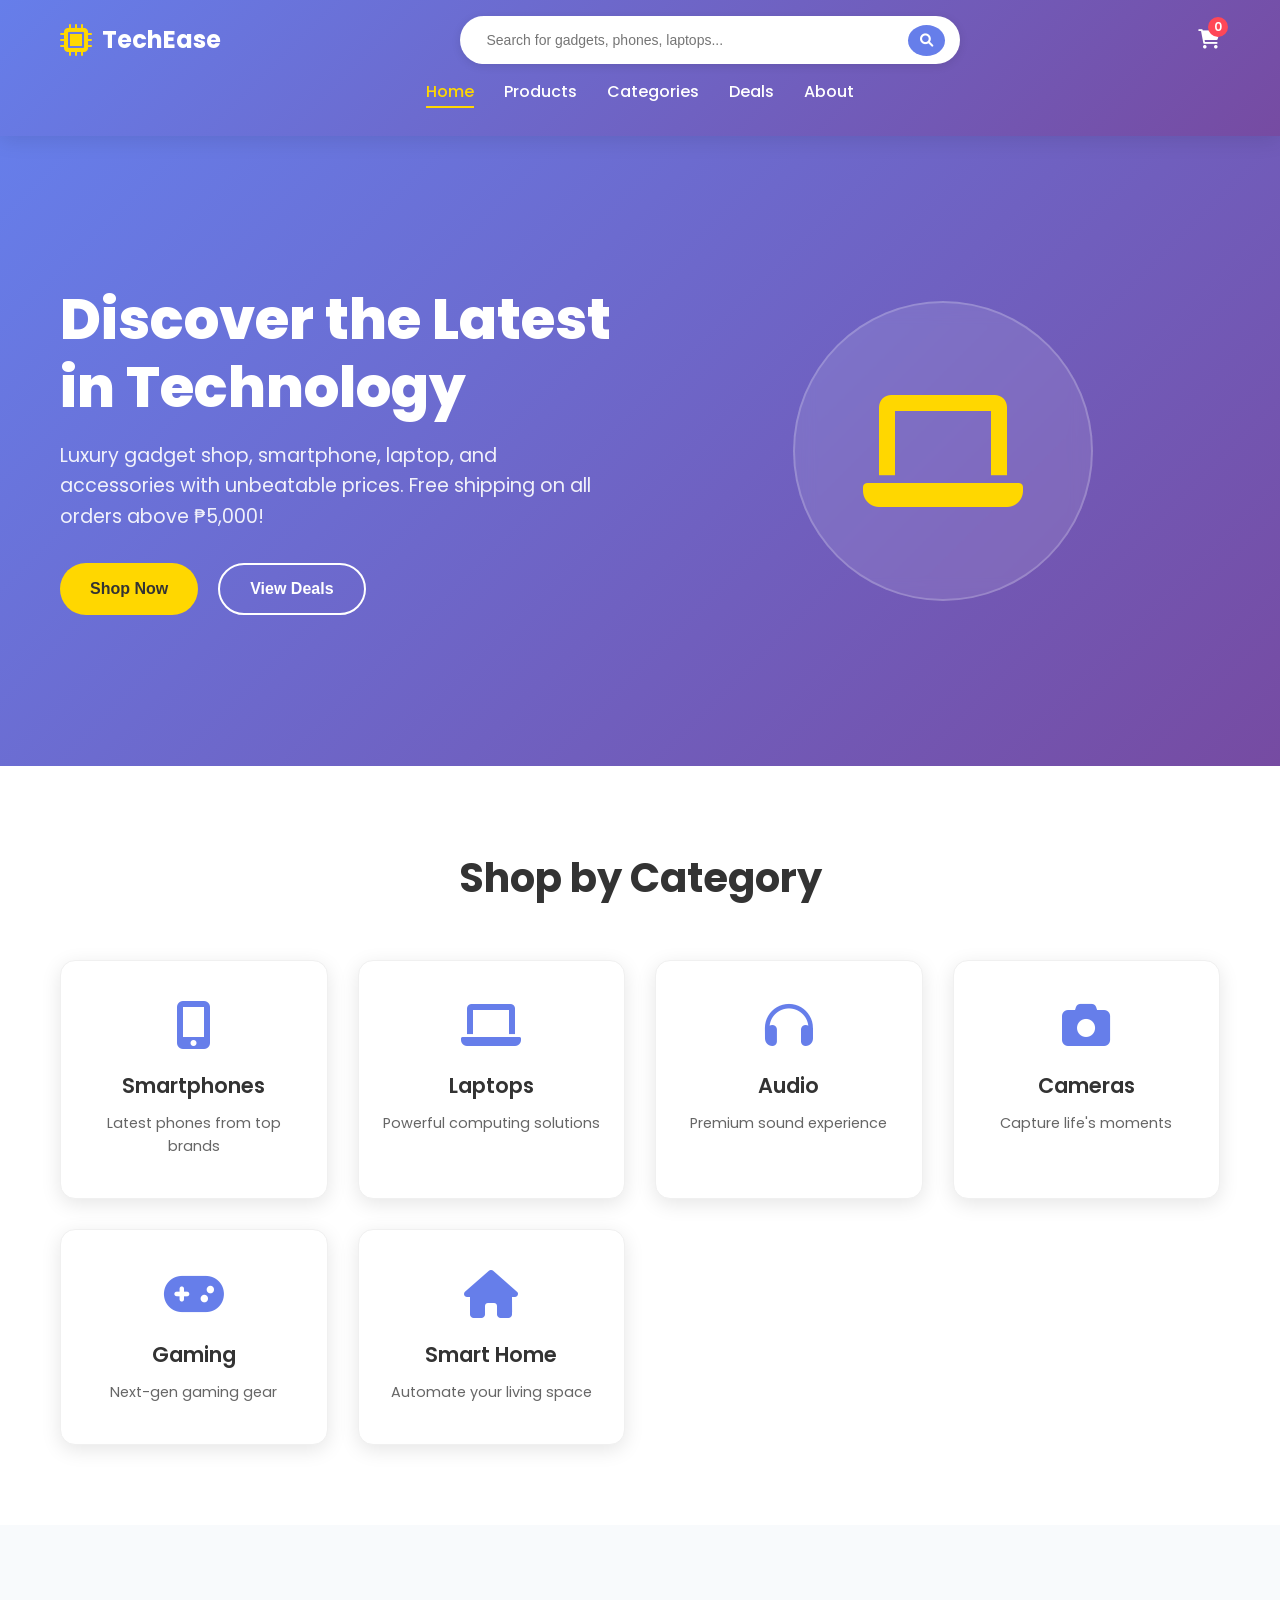
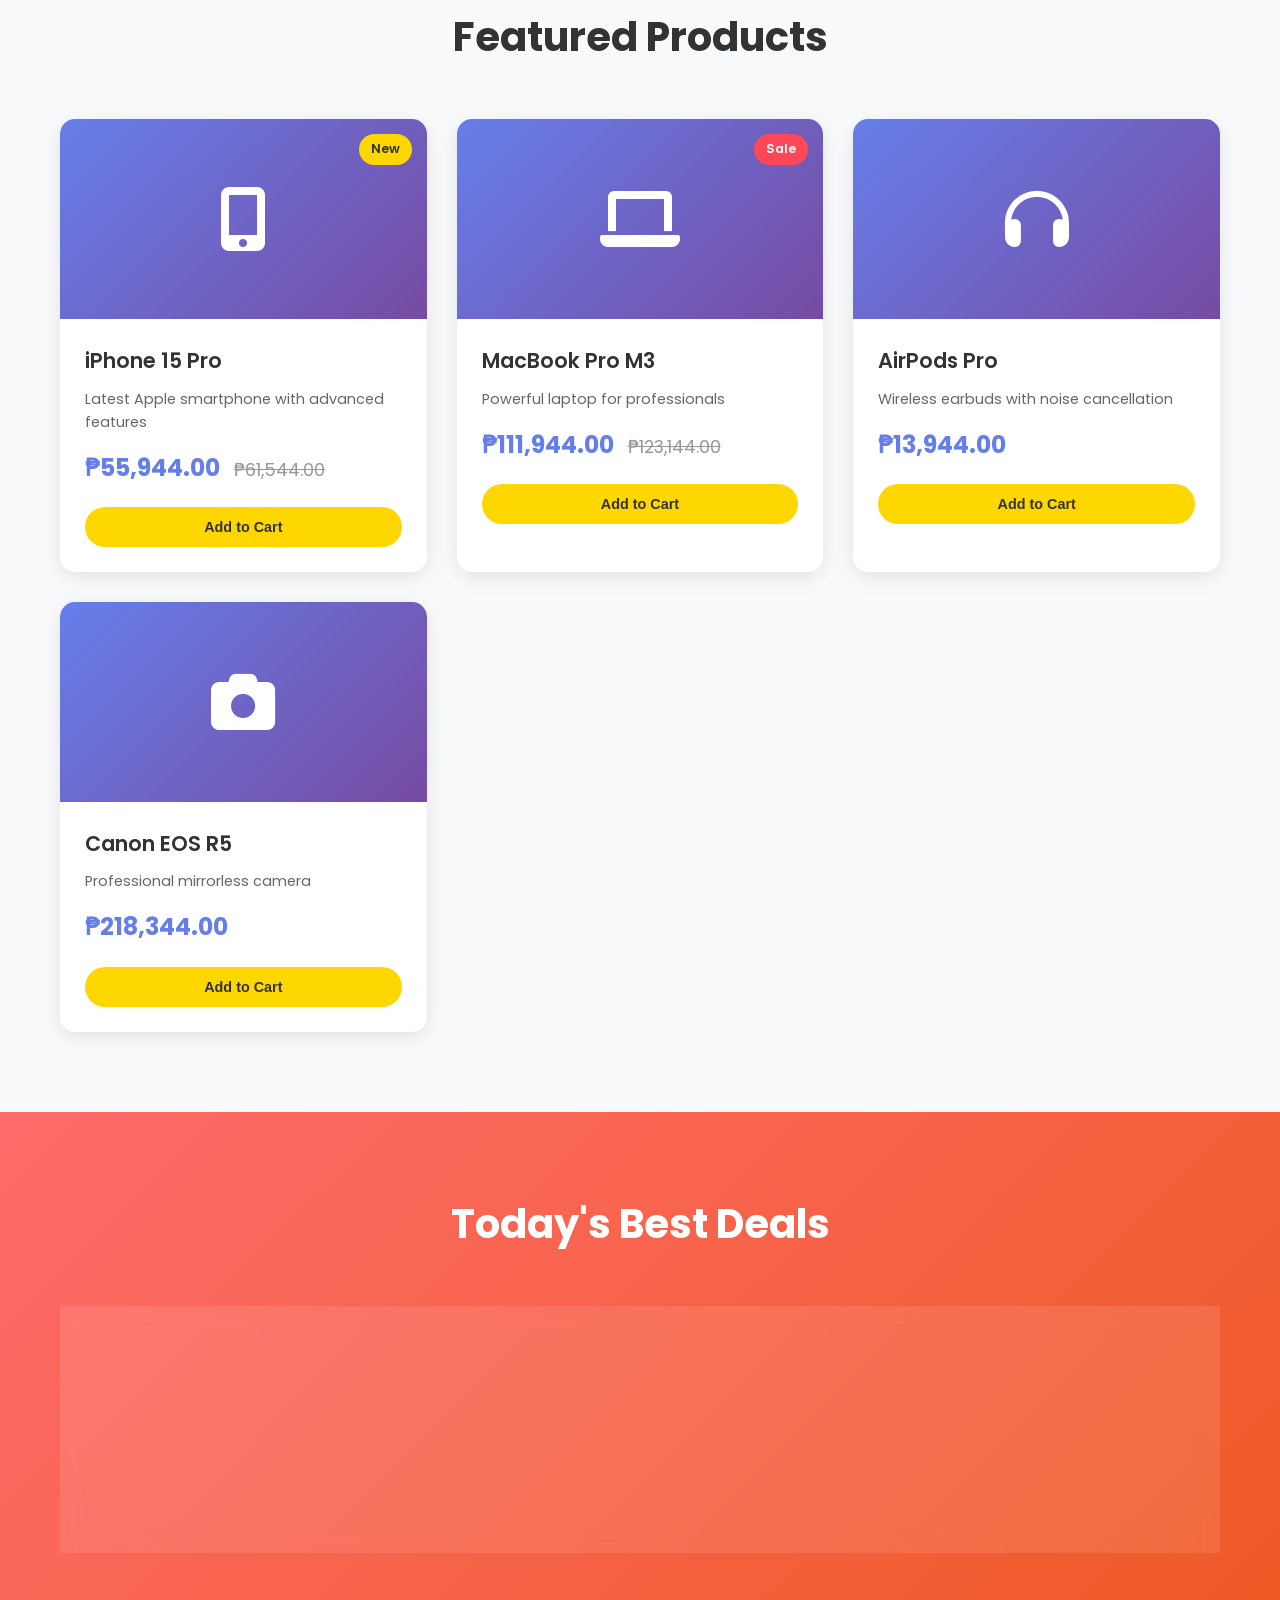
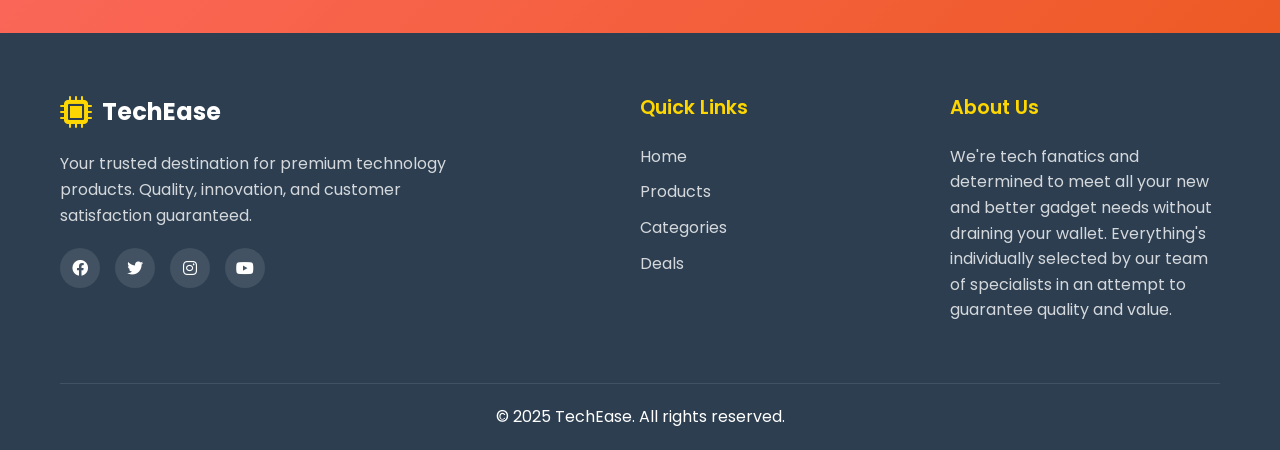
<file: index.html>
<!DOCTYPE html>
<html lang="en">

<head>
    <meta charset="UTF-8">
    <meta name="viewport" content="width=device-width, initial-scale=1.0">
    <title>TechEase - Premium Electronics Store</title>
    <link rel="stylesheet" href="design.css">
    <link rel="stylesheet" href="https://cdnjs.cloudflare.com/ajax/libs/font-awesome/6.0.0-beta3/css/all.min.css">
    <link rel="stylesheet" href="https://fonts.googleapis.com/css2?family=Poppins:wght@300;400;500;600;700;800&display=swap">
</head>

<body>
    <header class="header">
        <nav class="navbar">
            <div class="nav-container">
                <div class="logo">
                    <i class="fas fa-microchip"></i>
                    <span>TechEase</span>
                </div>
                
                <div class="search-bar">
                    <input type="text" placeholder="Search for gadgets, phones, laptops..." id="searchInput">
                    <button class="search-btn"><i class="fas fa-search"></i></button>
                </div>
                
                <div class="nav-actions">
                    <div class="cart" id="cartBtn">
                        <i class="fas fa-shopping-cart"></i>
                        <span class="cart-count">0</span>
                    </div>
                </div>
                
                <div class="mobile-menu-toggle" id="mobileMenuToggle">
                    <i class="fas fa-bars"></i>
                </div>
            </div>
            
            <div class="nav-menu" id="navMenu">
                <ul>
                    <li><a href="#home" class="active">Home</a></li>
                    <li><a href="#products">Products</a></li>
                    <li><a href="#categories">Categories</a></li>
                    <li><a href="#deals">Deals</a></li>
                    <li><a href="#footer">About</a></li>
                </ul>
            </div>
        </nav>
    </header>

    <main>
        <!-- Hero Section -->
        <section class="hero" id="home">
            <div class="hero-content">
                <div class="hero-text">
                    <h1>Discover the Latest in Technology</h1>
                    <p>Luxury gadget shop, smartphone, laptop, and accessories with unbeatable prices. Free shipping on all orders above ₱5,000!</p>
                    <div class="hero-buttons">
                        <button class="btn btn-primary">Shop Now</button>
                        <button class="btn btn-secondary">View Deals</button>
                    </div>
                </div>
                <div class="hero-image">
                    <div class="hero-gadget">
                        <i class="fas fa-laptop"></i>
                    </div>
                </div>
            </div>
        </section>

        <!-- Categories Section -->
        <section class="categories" id="categories">
            <div class="container">
                <h2>Shop by Category</h2>
                <div class="category-grid">
                    <div class="category-card">
                        <i class="fas fa-mobile-alt"></i>
                        <h3>Smartphones</h3>
                        <p>Latest phones from top brands</p>
                    </div>
                    <div class="category-card">
                        <i class="fas fa-laptop"></i>
                        <h3>Laptops</h3>
                        <p>Powerful computing solutions</p>
                    </div>
                    <div class="category-card">
                        <i class="fas fa-headphones"></i>
                        <h3>Audio</h3>
                        <p>Premium sound experience</p>
                    </div>
                    <div class="category-card">
                        <i class="fas fa-camera"></i>
                        <h3>Cameras</h3>
                        <p>Capture life's moments</p>
                    </div>
                    <div class="category-card">
                        <i class="fas fa-gamepad"></i>
                        <h3>Gaming</h3>
                        <p>Next-gen gaming gear</p>
                    </div>
                    <div class="category-card">
                        <i class="fas fa-home"></i>
                        <h3>Smart Home</h3>
                        <p>Automate your living space</p>
                    </div>
                </div>
            </div>
        </section>

        <!-- Featured Products -->
        <section class="featured-products" id="products">
            <div class="container">
                <h2>Featured Products</h2>
                <div class="products-grid">
                    <div class="product-card">
                        <div class="product-image">
                            <i class="fas fa-mobile-alt"></i>
                            <div class="product-badge">New</div>
                        </div>
                        <div class="product-info">
                            <h3>iPhone 15 Pro</h3>
                            <p class="product-description">Latest Apple smartphone with advanced features</p>
                            <div class="product-price">
                                <span class="current-price">₱55,944.00</span>
                                <span class="original-price">₱61,544.00</span>
                            </div>
                            <button class="btn btn-primary add-to-cart" data-product="iphone-15-pro">Add to Cart</button>
                        </div>
                    </div>
                    
                    <div class="product-card">
                        <div class="product-image">
                            <i class="fas fa-laptop"></i>
                            <div class="product-badge sale">Sale</div>
                        </div>
                        <div class="product-info">
                            <h3>MacBook Pro M3</h3>
                            <p class="product-description">Powerful laptop for professionals</p>
                            <div class="product-price">
                                <span class="current-price">₱111,944.00</span>
                                <span class="original-price">₱123,144.00</span>
                            </div>
                            <button class="btn btn-primary add-to-cart" data-product="macbook-pro-m3">Add to Cart</button>
                        </div>
                    </div>
                    
                    <div class="product-card">
                        <div class="product-image">
                            <i class="fas fa-headphones"></i>
                        </div>
                        <div class="product-info">
                            <h3>AirPods Pro</h3>
                            <p class="product-description">Wireless earbuds with noise cancellation</p>
                            <div class="product-price">
                                <span class="current-price">₱13,944.00</span>
                            </div>
                            <button class="btn btn-primary add-to-cart" data-product="airpods-pro">Add to Cart</button>
                        </div>
                    </div>
                    
                    <div class="product-card">
                        <div class="product-image">
                            <i class="fas fa-camera"></i>
                        </div>
                        <div class="product-info">
                            <h3>Canon EOS R5</h3>
                            <p class="product-description">Professional mirrorless camera</p>
                            <div class="product-price">
                                <span class="current-price">₱218,344.00</span>
                            </div>
                            <button class="btn btn-primary add-to-cart" data-product="canon-eos-r5">Add to Cart</button>
                        </div>
                    </div>
                </div>
            </div>
        </section>

        <!-- Deals Section -->
        <section class="deals" id="deals">
            <div class="container">
                <h2>Today's Best Deals</h2>
                <div class="deals-banner">
                    <div class="deal-content">
                        <h3>Flash Sale - 50% Off</h3>
                        <p>Limited time offer on selected items. Don't miss out!</p>
                        <button class="btn btn-primary">Shop Sale</button>
                    </div>
                    <div class="deal-timer">
                        <div class="timer-item">
                            <span class="timer-number" id="hours">23</span>
                            <span class="timer-label">Hours</span>
                        </div>
                        <div class="timer-item">
                            <span class="timer-number" id="minutes">59</span>
                            <span class="timer-label">Minutes</span>
                        </div>
                        <div class="timer-item">
                            <span class="timer-number" id="seconds">59</span>
                            <span class="timer-label">Seconds</span>
                        </div>
                    </div>
                </div>
            </div>
        </section>
    </main>

    <footer class="footer" id="footer">
        <div class="container">
            <div class="footer-content">
                <div class="footer-section footer-main">
                    <div class="footer-logo">
                        <i class="fas fa-microchip"></i>
                        <span>TechEase</span>
                    </div>
                    <p>Your trusted destination for premium technology products. Quality, innovation, and customer satisfaction guaranteed.</p>
                    <div class="social-links">
                        <a href="#"><i class="fab fa-facebook"></i></a>
                        <a href="#"><i class="fab fa-twitter"></i></a>
                        <a href="#"><i class="fab fa-instagram"></i></a>
                        <a href="#"><i class="fab fa-youtube"></i></a>
                    </div>
                </div>
                
                <div class="footer-section">
                    <h3>Quick Links</h3>
                    <ul>
                        <li><a href="#home">Home</a></li>
                        <li><a href="#products">Products</a></li>
                        <li><a href="#categories">Categories</a></li>
                        <li><a href="#deals">Deals</a></li>
                    </ul>
                </div>
                
                <div class="footer-section">
                    <h3>About Us</h3>
                    <p>We're tech fanatics and determined to meet all your new and better gadget needs without draining your wallet. Everything's individually selected by our team of specialists in an attempt to guarantee quality and value.</p>
                </div>
            </div>
            
            <div class="footer-bottom">
                <p>&copy; 2025 TechEase. All rights reserved.</p>
            </div>
        </div>
    </footer>

    <script src="script.js"></script>
</body>

</html>
</file>
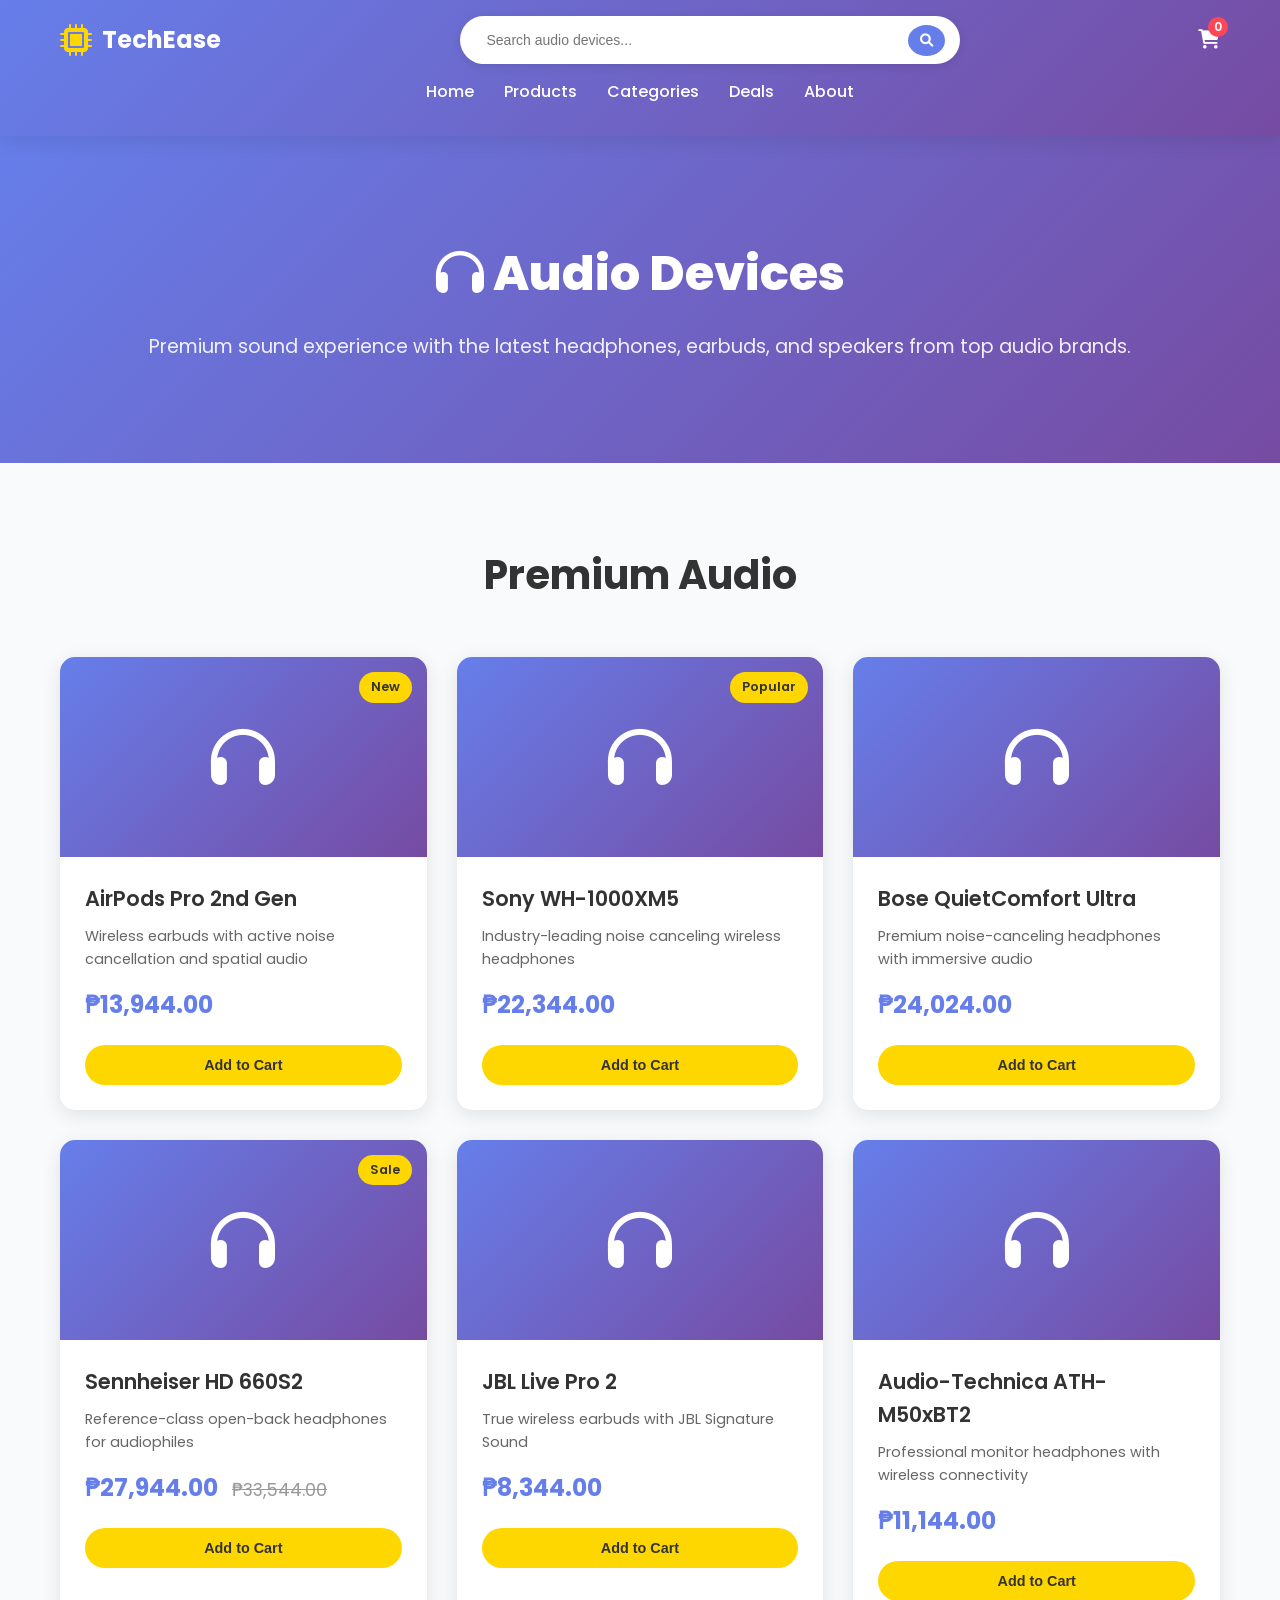
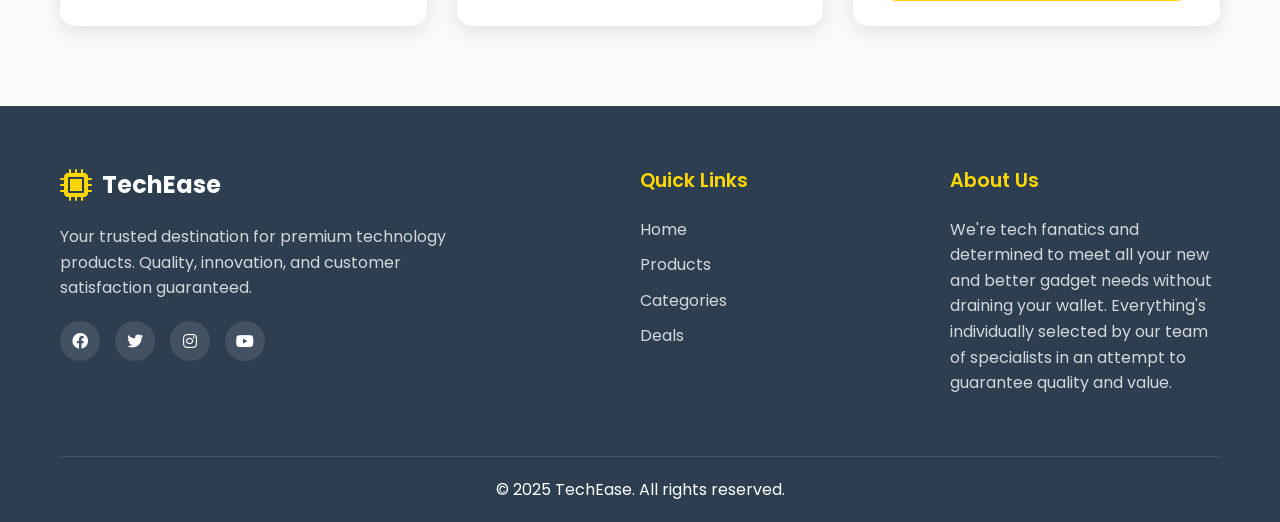
<file: audio.html>
<!DOCTYPE html>
<html lang="en">

<head>
    <meta charset="UTF-8">
    <meta name="viewport" content="width=device-width, initial-scale=1.0">
    <title>Audio Devices - TechEase</title>
    <link rel="stylesheet" href="design.css">
    <link rel="stylesheet" href="https://cdnjs.cloudflare.com/ajax/libs/font-awesome/6.0.0-beta3/css/all.min.css">
    <link rel="stylesheet" href="https://fonts.googleapis.com/css2?family=Poppins:wght@300;400;500;600;700;800&display=swap">
</head>

<body>
    <header class="header">
        <nav class="navbar">
            <div class="nav-container">
                <div class="logo">
                    <i class="fas fa-microchip"></i>
                    <span>TechEase</span>
                </div>
                
                <div class="search-bar">
                    <input type="text" placeholder="Search audio devices..." id="searchInput">
                    <button class="search-btn"><i class="fas fa-search"></i></button>
                </div>
                
                <div class="nav-actions">
                    <div class="cart" id="cartBtn">
                        <i class="fas fa-shopping-cart"></i>
                        <span class="cart-count">0</span>
                    </div>
                </div>
                
                <div class="mobile-menu-toggle" id="mobileMenuToggle">
                    <i class="fas fa-bars"></i>
                </div>
            </div>
            
            <div class="nav-menu" id="navMenu">
                <ul>
                    <li><a href="index.html">Home</a></li>
                    <li><a href="index.html#products">Products</a></li>
                    <li><a href="index.html#categories">Categories</a></li>
                    <li><a href="deals.html">Deals</a></li>
                    <li><a href="index.html#footer">About</a></li>
                </ul>
            </div>
        </nav>
    </header>

    <main>
        <!-- Category Hero Section -->
        <section class="category-hero">
            <div class="container">
                <h1><i class="fas fa-headphones"></i> Audio Devices</h1>
                <p>Premium sound experience with the latest headphones, earbuds, and speakers from top audio brands.</p>
            </div>
        </section>

        <!-- Category Products -->
        <section class="category-products">
            <div class="container">
                <h2>Premium Audio</h2>
                <div class="products-grid-extended">
                    <div class="product-card">
                        <div class="product-image">
                            <i class="fas fa-headphones"></i>
                            <div class="product-badge">New</div>
                        </div>
                        <div class="product-info">
                            <h3>AirPods Pro 2nd Gen</h3>
                            <p class="product-description">Wireless earbuds with active noise cancellation and spatial audio</p>
                            <div class="product-price">
                                <span class="current-price">₱13,944.00</span>
                            </div>
                            <button class="btn btn-primary add-to-cart" data-product="airpods-pro-2">Add to Cart</button>
                        </div>
                    </div>

                    <div class="product-card">
                        <div class="product-image">
                            <i class="fas fa-headphones"></i>
                            <div class="product-badge">Popular</div>
                        </div>
                        <div class="product-info">
                            <h3>Sony WH-1000XM5</h3>
                            <p class="product-description">Industry-leading noise canceling wireless headphones</p>
                            <div class="product-price">
                                <span class="current-price">₱22,344.00</span>
                            </div>
                            <button class="btn btn-primary add-to-cart" data-product="sony-wh1000xm5">Add to Cart</button>
                        </div>
                    </div>

                    <div class="product-card">
                        <div class="product-image">
                            <i class="fas fa-headphones"></i>
                        </div>
                        <div class="product-info">
                            <h3>Bose QuietComfort Ultra</h3>
                            <p class="product-description">Premium noise-canceling headphones with immersive audio</p>
                            <div class="product-price">
                                <span class="current-price">₱24,024.00</span>
                            </div>
                            <button class="btn btn-primary add-to-cart" data-product="bose-qc-ultra">Add to Cart</button>
                        </div>
                    </div>

                    <div class="product-card">
                        <div class="product-image">
                            <i class="fas fa-headphones"></i>
                            <div class="product-badge">Sale</div>
                        </div>
                        <div class="product-info">
                            <h3>Sennheiser HD 660S2</h3>
                            <p class="product-description">Reference-class open-back headphones for audiophiles</p>
                            <div class="product-price">
                                <span class="current-price">₱27,944.00</span>
                                <span class="original-price">₱33,544.00</span>
                            </div>
                            <button class="btn btn-primary add-to-cart" data-product="sennheiser-hd660s2">Add to Cart</button>
                        </div>
                    </div>

                    <div class="product-card">
                        <div class="product-image">
                            <i class="fas fa-headphones"></i>
                        </div>
                        <div class="product-info">
                            <h3>JBL Live Pro 2</h3>
                            <p class="product-description">True wireless earbuds with JBL Signature Sound</p>
                            <div class="product-price">
                                <span class="current-price">₱8,344.00</span>
                            </div>
                            <button class="btn btn-primary add-to-cart" data-product="jbl-live-pro-2">Add to Cart</button>
                        </div>
                    </div>

                    <div class="product-card">
                        <div class="product-image">
                            <i class="fas fa-headphones"></i>
                        </div>
                        <div class="product-info">
                            <h3>Audio-Technica ATH-M50xBT2</h3>
                            <p class="product-description">Professional monitor headphones with wireless connectivity</p>
                            <div class="product-price">
                                <span class="current-price">₱11,144.00</span>
                            </div>
                            <button class="btn btn-primary add-to-cart" data-product="ath-m50xbt2">Add to Cart</button>
                        </div>
                    </div>
                </div>
            </div>
        </section>
    </main>

    <footer class="footer" id="footer">
        <div class="container">
            <div class="footer-content">
                <div class="footer-section footer-main">
                    <div class="footer-logo">
                        <i class="fas fa-microchip"></i>
                        <span>TechEase</span>
                    </div>
                    <p>Your trusted destination for premium technology products. Quality, innovation, and customer satisfaction guaranteed.</p>
                    <div class="social-links">
                        <a href="#"><i class="fab fa-facebook"></i></a>
                        <a href="#"><i class="fab fa-twitter"></i></a>
                        <a href="#"><i class="fab fa-instagram"></i></a>
                        <a href="#"><i class="fab fa-youtube"></i></a>
                    </div>
                </div>
                
                <div class="footer-section">
                    <h3>Quick Links</h3>
                    <ul>
                        <li><a href="index.html">Home</a></li>
                        <li><a href="index.html#products">Products</a></li>
                        <li><a href="index.html#categories">Categories</a></li>
                        <li><a href="deals.html">Deals</a></li>
                    </ul>
                </div>
                
                <div class="footer-section">
                    <h3>About Us</h3>
                    <p>We're tech fanatics and determined to meet all your new and better gadget needs without draining your wallet. Everything's individually selected by our team of specialists in an attempt to guarantee quality and value.</p>
                </div>
            </div>
            
            <div class="footer-bottom">
                <p>&copy; 2025 TechEase. All rights reserved.</p>
            </div>
        </div>
    </footer>

    <script src="script.js"></script>
    <script src="category.js"></script>
</body>

</html>
</file>
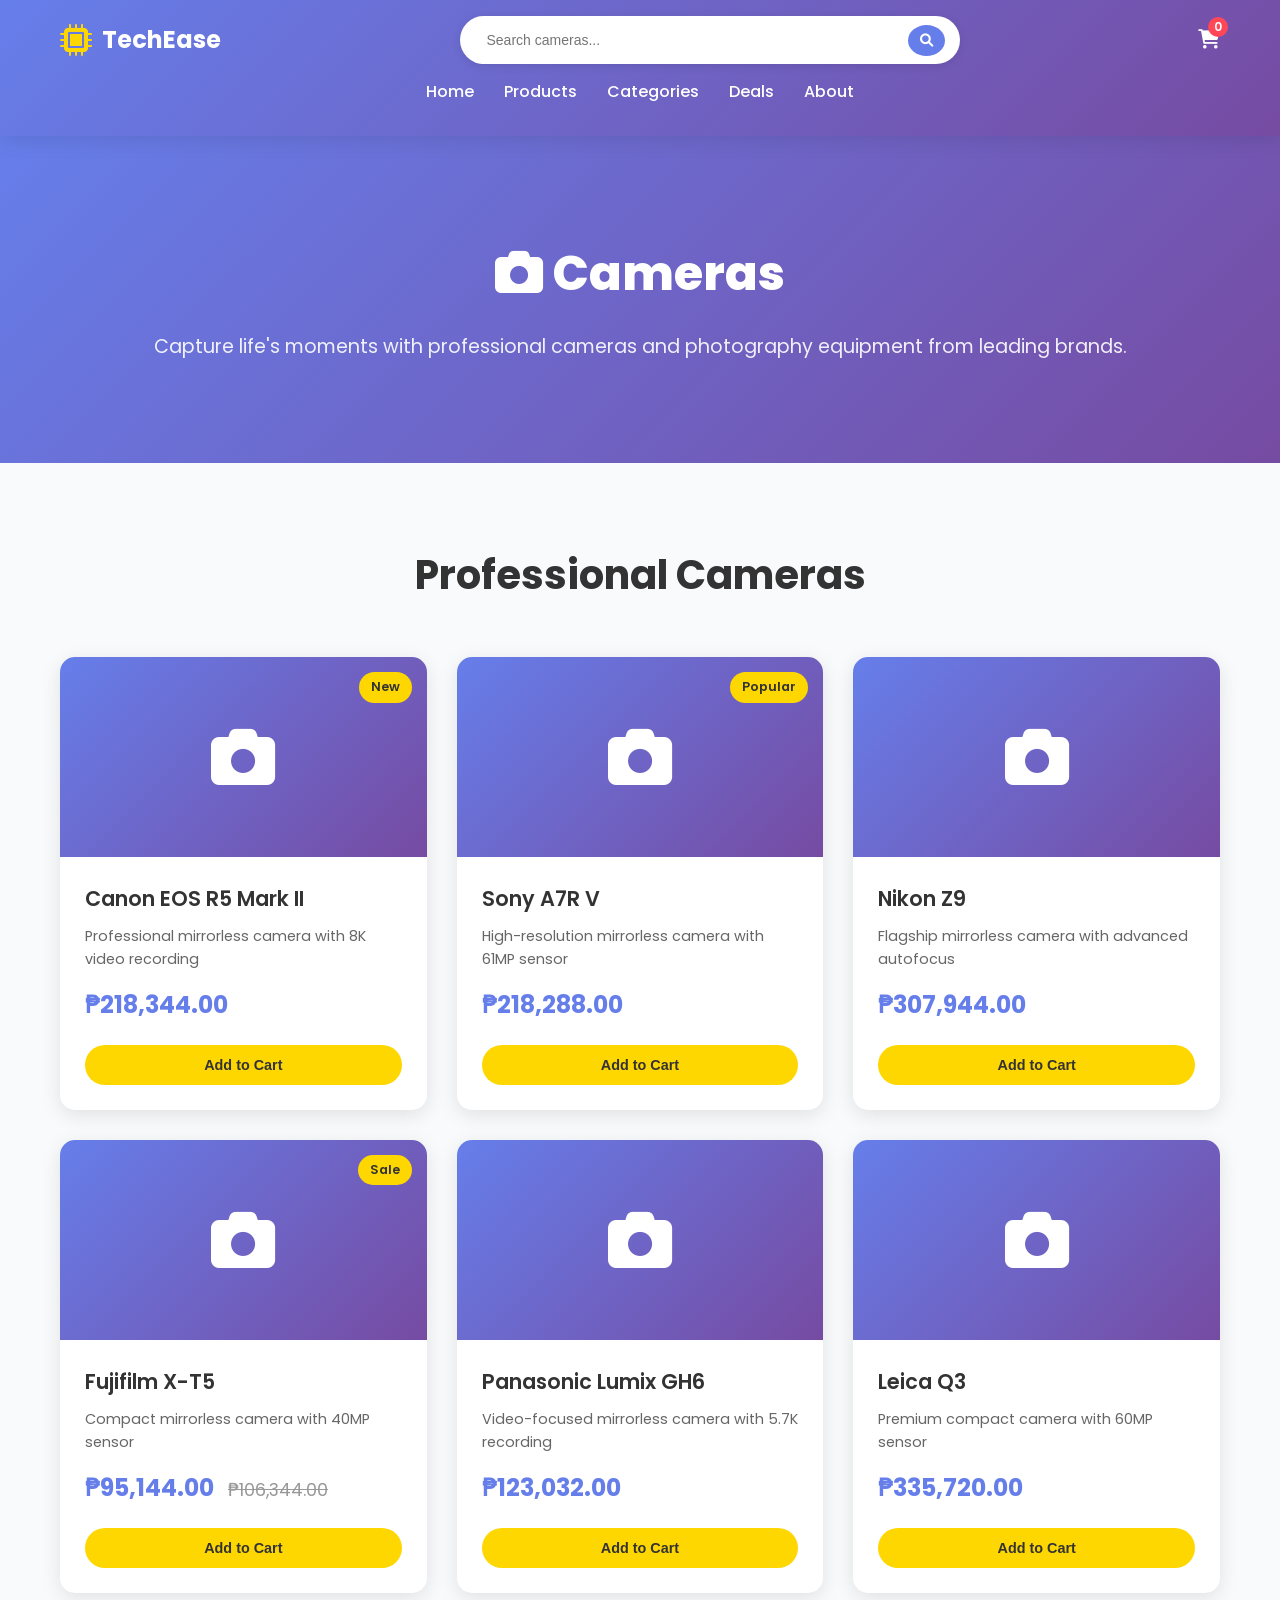
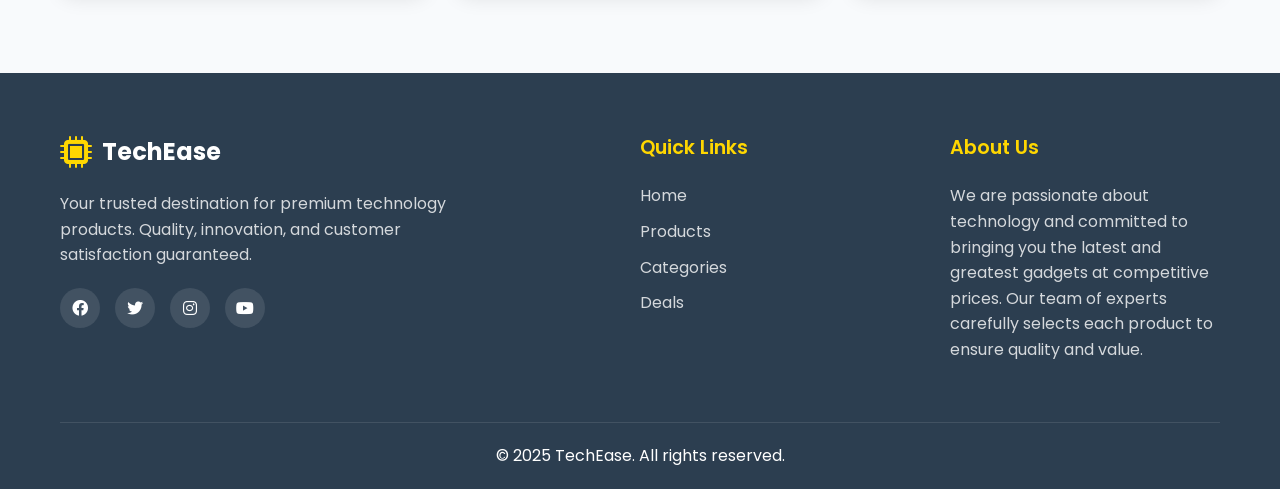
<file: cameras.html>
<!DOCTYPE html>
<html lang="en">

<head>
    <meta charset="UTF-8">
    <meta name="viewport" content="width=device-width, initial-scale=1.0">
    <title>Cameras - TechEase</title>
    <link rel="stylesheet" href="design.css">
    <link rel="stylesheet" href="https://cdnjs.cloudflare.com/ajax/libs/font-awesome/6.0.0-beta3/css/all.min.css">
    <link rel="stylesheet" href="https://fonts.googleapis.com/css2?family=Poppins:wght@300;400;500;600;700;800&display=swap">
</head>

<body>
    <header class="header">
        <nav class="navbar">
            <div class="nav-container">
                <div class="logo">
                    <i class="fas fa-microchip"></i>
                    <span>TechEase</span>
                </div>
                
                <div class="search-bar">
                    <input type="text" placeholder="Search cameras..." id="searchInput">
                    <button class="search-btn"><i class="fas fa-search"></i></button>
                </div>
                
                <div class="nav-actions">
                    <div class="cart" id="cartBtn">
                        <i class="fas fa-shopping-cart"></i>
                        <span class="cart-count">0</span>
                    </div>
                </div>
                
                <div class="mobile-menu-toggle" id="mobileMenuToggle">
                    <i class="fas fa-bars"></i>
                </div>
            </div>
            
            <div class="nav-menu" id="navMenu">
                <ul>
                    <li><a href="index.html">Home</a></li>
                    <li><a href="index.html#products">Products</a></li>
                    <li><a href="index.html#categories">Categories</a></li>
                    <li><a href="deals.html">Deals</a></li>
                    <li><a href="index.html#footer">About</a></li>
                </ul>
            </div>
        </nav>
    </header>

    <main>
        <!-- Category Hero Section -->
        <section class="category-hero">
            <div class="container">
                <h1><i class="fas fa-camera"></i> Cameras</h1>
                <p>Capture life's moments with professional cameras and photography equipment from leading brands.</p>
            </div>
        </section>

        <!-- Category Products -->
        <section class="category-products">
            <div class="container">
                <h2>Professional Cameras</h2>
                <div class="products-grid-extended">
                    <div class="product-card">
                        <div class="product-image">
                            <i class="fas fa-camera"></i>
                            <div class="product-badge">New</div>
                        </div>
                        <div class="product-info">
                            <h3>Canon EOS R5 Mark II</h3>
                            <p class="product-description">Professional mirrorless camera with 8K video recording</p>
                            <div class="product-price">
                                <span class="current-price">₱218,344.00</span>
                            </div>
                            <button class="btn btn-primary add-to-cart" data-product="canon-r5-mark-ii">Add to Cart</button>
                        </div>
                    </div>

                    <div class="product-card">
                        <div class="product-image">
                            <i class="fas fa-camera"></i>
                            <div class="product-badge">Popular</div>
                        </div>
                        <div class="product-info">
                            <h3>Sony A7R V</h3>
                            <p class="product-description">High-resolution mirrorless camera with 61MP sensor</p>
                            <div class="product-price">
                                <span class="current-price">₱218,288.00</span>
                            </div>
                            <button class="btn btn-primary add-to-cart" data-product="sony-a7r-v">Add to Cart</button>
                        </div>
                    </div>

                    <div class="product-card">
                        <div class="product-image">
                            <i class="fas fa-camera"></i>
                        </div>
                        <div class="product-info">
                            <h3>Nikon Z9</h3>
                            <p class="product-description">Flagship mirrorless camera with advanced autofocus</p>
                            <div class="product-price">
                                <span class="current-price">₱307,944.00</span>
                            </div>
                            <button class="btn btn-primary add-to-cart" data-product="nikon-z9">Add to Cart</button>
                        </div>
                    </div>

                    <div class="product-card">
                        <div class="product-image">
                            <i class="fas fa-camera"></i>
                            <div class="product-badge">Sale</div>
                        </div>
                        <div class="product-info">
                            <h3>Fujifilm X-T5</h3>
                            <p class="product-description">Compact mirrorless camera with 40MP sensor</p>
                            <div class="product-price">
                                <span class="current-price">₱95,144.00</span>
                                <span class="original-price">₱106,344.00</span>
                            </div>
                            <button class="btn btn-primary add-to-cart" data-product="fujifilm-xt5">Add to Cart</button>
                        </div>
                    </div>

                    <div class="product-card">
                        <div class="product-image">
                            <i class="fas fa-camera"></i>
                        </div>
                        <div class="product-info">
                            <h3>Panasonic Lumix GH6</h3>
                            <p class="product-description">Video-focused mirrorless camera with 5.7K recording</p>
                            <div class="product-price">
                                <span class="current-price">₱123,032.00</span>
                            </div>
                            <button class="btn btn-primary add-to-cart" data-product="panasonic-gh6">Add to Cart</button>
                        </div>
                    </div>

                    <div class="product-card">
                        <div class="product-image">
                            <i class="fas fa-camera"></i>
                        </div>
                        <div class="product-info">
                            <h3>Leica Q3</h3>
                            <p class="product-description">Premium compact camera with 60MP sensor</p>
                            <div class="product-price">
                                <span class="current-price">₱335,720.00</span>
                            </div>
                            <button class="btn btn-primary add-to-cart" data-product="leica-q3">Add to Cart</button>
                        </div>
                    </div>
                </div>
            </div>
        </section>
    </main>

    <footer class="footer" id="footer">
        <div class="container">
            <div class="footer-content">
                <div class="footer-section footer-main">
                    <div class="footer-logo">
                        <i class="fas fa-microchip"></i>
                        <span>TechEase</span>
                    </div>
                    <p>Your trusted destination for premium technology products. Quality, innovation, and customer satisfaction guaranteed.</p>
                    <div class="social-links">
                        <a href="#"><i class="fab fa-facebook"></i></a>
                        <a href="#"><i class="fab fa-twitter"></i></a>
                        <a href="#"><i class="fab fa-instagram"></i></a>
                        <a href="#"><i class="fab fa-youtube"></i></a>
                    </div>
                </div>
                
                <div class="footer-section">
                    <h3>Quick Links</h3>
                    <ul>
                        <li><a href="index.html">Home</a></li>
                        <li><a href="index.html#products">Products</a></li>
                        <li><a href="index.html#categories">Categories</a></li>
                        <li><a href="deals.html">Deals</a></li>
                    </ul>
                </div>
                
                <div class="footer-section">
                    <h3>About Us</h3>
                    <p>We are passionate about technology and committed to bringing you the latest and greatest gadgets at competitive prices. Our team of experts carefully selects each product to ensure quality and value.</p>
                </div>
            </div>
            
            <div class="footer-bottom">
                <p>&copy; 2025 TechEase. All rights reserved.</p>
            </div>
        </div>
    </footer>

    <script src="script.js"></script>
    <script src="category.js"></script>
</body>

</html>
</file>
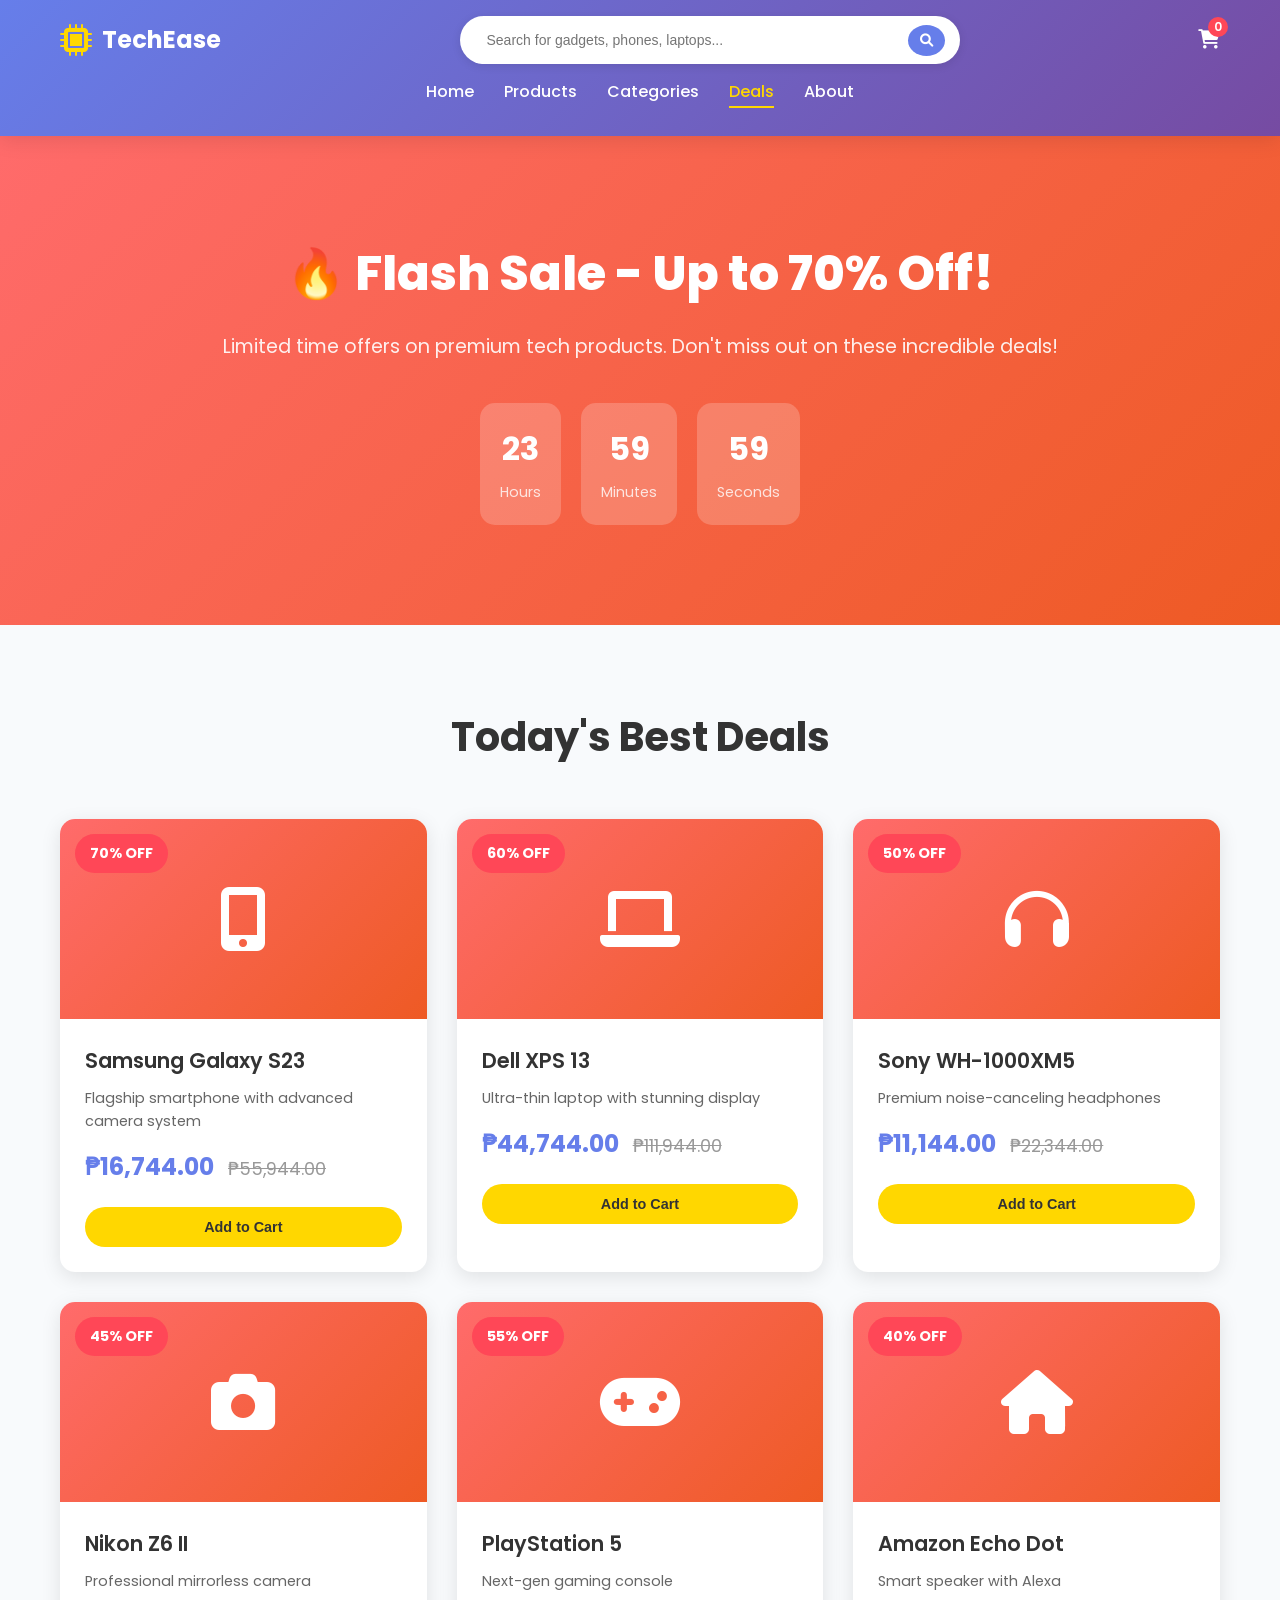
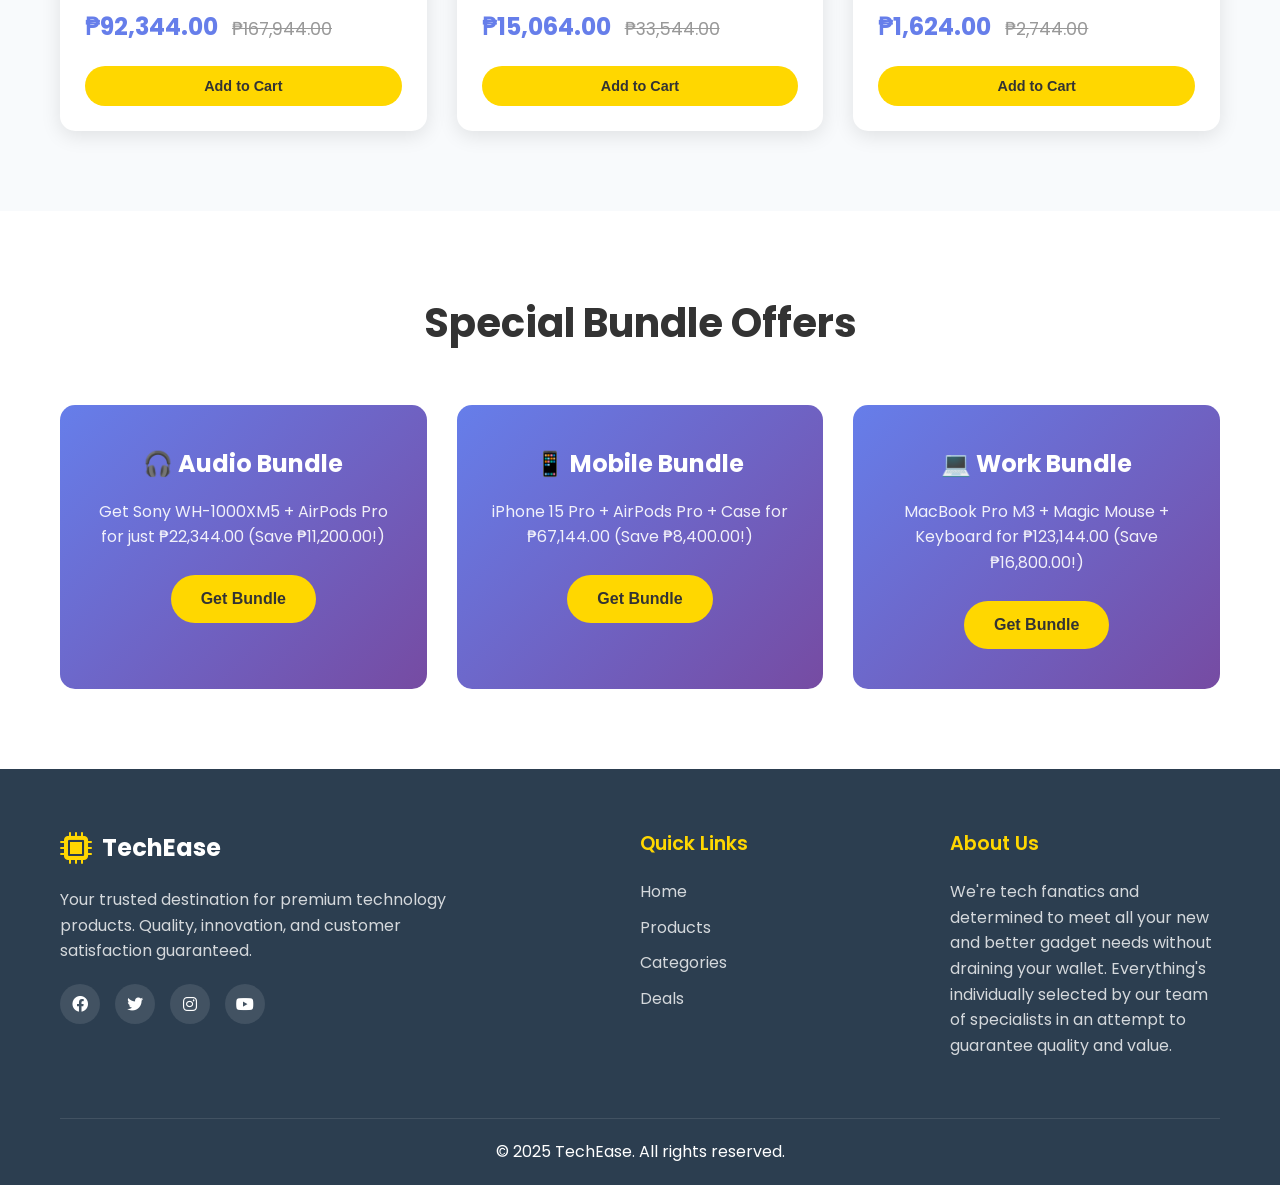
<file: deals.html>
<!DOCTYPE html>
<html lang="en">

<head>
    <meta charset="UTF-8">
    <meta name="viewport" content="width=device-width, initial-scale=1.0">
    <title>Deals & Discounts - TechEase</title>
    <link rel="stylesheet" href="design.css">
    <link rel="stylesheet" href="https://cdnjs.cloudflare.com/ajax/libs/font-awesome/6.0.0-beta3/css/all.min.css">
    <link rel="stylesheet" href="https://fonts.googleapis.com/css2?family=Poppins:wght@300;400;500;600;700;800&display=swap">
</head>

<body>
    <header class="header">
        <nav class="navbar">
            <div class="nav-container">
                <div class="logo">
                    <i class="fas fa-microchip"></i>
                    <span>TechEase</span>
                </div>
                
                <div class="search-bar">
                    <input type="text" placeholder="Search for gadgets, phones, laptops..." id="searchInput">
                    <button class="search-btn"><i class="fas fa-search"></i></button>
                </div>
                
                <div class="nav-actions">
                    <div class="cart" id="cartBtn">
                        <i class="fas fa-shopping-cart"></i>
                        <span class="cart-count">0</span>
                    </div>
                </div>
                
                <div class="mobile-menu-toggle" id="mobileMenuToggle">
                    <i class="fas fa-bars"></i>
                </div>
            </div>
            
            <div class="nav-menu" id="navMenu">
                <ul>
                    <li><a href="index.html">Home</a></li>
                    <li><a href="index.html#products">Products</a></li>
                    <li><a href="index.html#categories">Categories</a></li>
                    <li><a href="deals.html" class="active">Deals</a></li>
                    <li><a href="index.html#footer">About</a></li>
                </ul>
            </div>
        </nav>
    </header>

    <main>
        <!-- Deals Hero Section -->
        <section class="deals-hero">
            <div class="container">
                <div class="deals-hero-content">
                    <h1>🔥 Flash Sale - Up to 70% Off!</h1>
                    <p>Limited time offers on premium tech products. Don't miss out on these incredible deals!</p>
                    <div class="deal-timer">
                        <div class="timer-item">
                            <span class="timer-number" id="hours">23</span>
                            <span class="timer-label">Hours</span>
                        </div>
                        <div class="timer-item">
                            <span class="timer-number" id="minutes">59</span>
                            <span class="timer-label">Minutes</span>
                        </div>
                        <div class="timer-item">
                            <span class="timer-number" id="seconds">59</span>
                            <span class="timer-label">Seconds</span>
                        </div>
                    </div>
                </div>
            </div>
        </section>

        <!-- Featured Deals -->
        <section class="featured-deals">
            <div class="container">
                <h2>Today's Best Deals</h2>
                <div class="deals-grid">
                    <div class="deal-card">
                        <div class="deal-badge">70% OFF</div>
                        <div class="product-image">
                            <i class="fas fa-mobile-alt"></i>
                        </div>
                        <div class="product-info">
                            <h3>Samsung Galaxy S23</h3>
                            <p class="product-description">Flagship smartphone with advanced camera system</p>
                            <div class="product-price">
                                <span class="current-price">₱16,744.00</span>
                                <span class="original-price">₱55,944.00</span>
                            </div>
                            <button class="btn btn-primary add-to-cart" data-product="samsung-s23">Add to Cart</button>
                        </div>
                    </div>

                    <div class="deal-card">
                        <div class="deal-badge">60% OFF</div>
                        <div class="product-image">
                            <i class="fas fa-laptop"></i>
                        </div>
                        <div class="product-info">
                            <h3>Dell XPS 13</h3>
                            <p class="product-description">Ultra-thin laptop with stunning display</p>
                            <div class="product-price">
                                <span class="current-price">₱44,744.00</span>
                                <span class="original-price">₱111,944.00</span>
                            </div>
                            <button class="btn btn-primary add-to-cart" data-product="dell-xps13">Add to Cart</button>
                        </div>
                    </div>

                    <div class="deal-card">
                        <div class="deal-badge">50% OFF</div>
                        <div class="product-image">
                            <i class="fas fa-headphones"></i>
                        </div>
                        <div class="product-info">
                            <h3>Sony WH-1000XM5</h3>
                            <p class="product-description">Premium noise-canceling headphones</p>
                            <div class="product-price">
                                <span class="current-price">₱11,144.00</span>
                                <span class="original-price">₱22,344.00</span>
                            </div>
                            <button class="btn btn-primary add-to-cart" data-product="sony-wh1000xm5">Add to Cart</button>
                        </div>
                    </div>

                    <div class="deal-card">
                        <div class="deal-badge">45% OFF</div>
                        <div class="product-image">
                            <i class="fas fa-camera"></i>
                        </div>
                        <div class="product-info">
                            <h3>Nikon Z6 II</h3>
                            <p class="product-description">Professional mirrorless camera</p>
                            <div class="product-price">
                                <span class="current-price">₱92,344.00</span>
                                <span class="original-price">₱167,944.00</span>
                            </div>
                            <button class="btn btn-primary add-to-cart" data-product="nikon-z6ii">Add to Cart</button>
                        </div>
                    </div>

                    <div class="deal-card">
                        <div class="deal-badge">55% OFF</div>
                        <div class="product-image">
                            <i class="fas fa-gamepad"></i>
                        </div>
                        <div class="product-info">
                            <h3>PlayStation 5</h3>
                            <p class="product-description">Next-gen gaming console</p>
                            <div class="product-price">
                                <span class="current-price">₱15,064.00</span>
                                <span class="original-price">₱33,544.00</span>
                            </div>
                            <button class="btn btn-primary add-to-cart" data-product="ps5">Add to Cart</button>
                        </div>
                    </div>

                    <div class="deal-card">
                        <div class="deal-badge">40% OFF</div>
                        <div class="product-image">
                            <i class="fas fa-home"></i>
                        </div>
                        <div class="product-info">
                            <h3>Amazon Echo Dot</h3>
                            <p class="product-description">Smart speaker with Alexa</p>
                            <div class="product-price">
                                <span class="current-price">₱1,624.00</span>
                                <span class="original-price">₱2,744.00</span>
                            </div>
                            <button class="btn btn-primary add-to-cart" data-product="echo-dot">Add to Cart</button>
                        </div>
                    </div>
                </div>
            </div>
        </section>

        <!-- Special Offers -->
        <section class="special-offers">
            <div class="container">
                <h2>Special Bundle Offers</h2>
                <div class="bundle-offers">
                    <div class="bundle-card">
                        <h3>🎧 Audio Bundle</h3>
                        <p>Get Sony WH-1000XM5 + AirPods Pro for just ₱22,344.00 (Save ₱11,200.00!)</p>
                        <button class="btn btn-primary">Get Bundle</button>
                    </div>
                    <div class="bundle-card">
                        <h3>📱 Mobile Bundle</h3>
                        <p>iPhone 15 Pro + AirPods Pro + Case for ₱67,144.00 (Save ₱8,400.00!)</p>
                        <button class="btn btn-primary">Get Bundle</button>
                    </div>
                    <div class="bundle-card">
                        <h3>💻 Work Bundle</h3>
                        <p>MacBook Pro M3 + Magic Mouse + Keyboard for ₱123,144.00 (Save ₱16,800.00!)</p>
                        <button class="btn btn-primary">Get Bundle</button>
                    </div>
                </div>
            </div>
        </section>
    </main>

    <footer class="footer" id="footer">
        <div class="container">
            <div class="footer-content">
                <div class="footer-section footer-main">
                    <div class="footer-logo">
                        <i class="fas fa-microchip"></i>
                        <span>TechEase</span>
                    </div>
                    <p>Your trusted destination for premium technology products. Quality, innovation, and customer satisfaction guaranteed.</p>
                    <div class="social-links">
                        <a href="#"><i class="fab fa-facebook"></i></a>
                        <a href="#"><i class="fab fa-twitter"></i></a>
                        <a href="#"><i class="fab fa-instagram"></i></a>
                        <a href="#"><i class="fab fa-youtube"></i></a>
                    </div>
                </div>
                
                <div class="footer-section">
                    <h3>Quick Links</h3>
                    <ul>
                        <li><a href="index.html">Home</a></li>
                        <li><a href="index.html#products">Products</a></li>
                        <li><a href="index.html#categories">Categories</a></li>
                        <li><a href="deals.html">Deals</a></li>
                    </ul>
                </div>
                
                <div class="footer-section">
                    <h3>About Us</h3>
                    <p>We're tech fanatics and determined to meet all your new and better gadget needs without draining your wallet. Everything's individually selected by our team of specialists in an attempt to guarantee quality and value.</p>
                </div>
            </div>
            
            <div class="footer-bottom">
                <p>&copy; 2025 TechEase. All rights reserved.</p>
            </div>
        </div>
    </footer>

    <script src="script.js"></script>
    <script src="deals.js"></script>
</body>

</html>
</file>
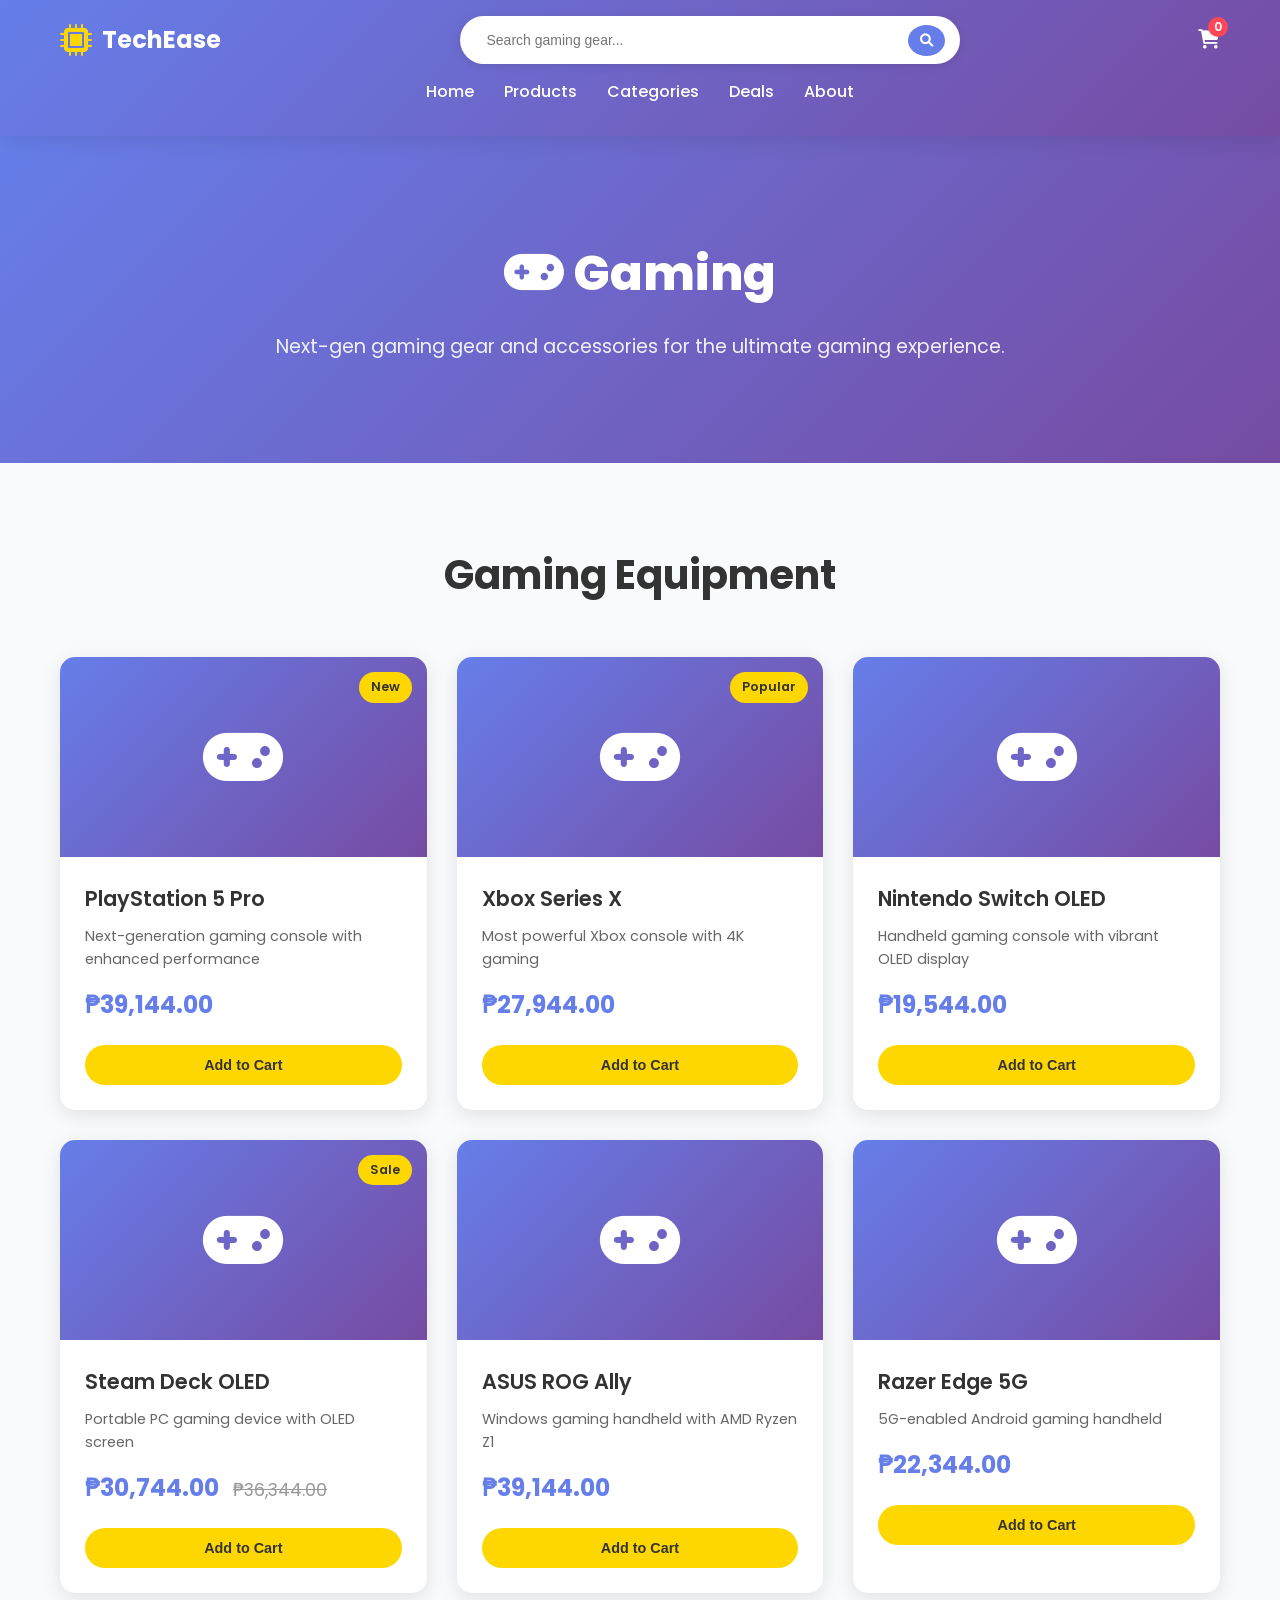
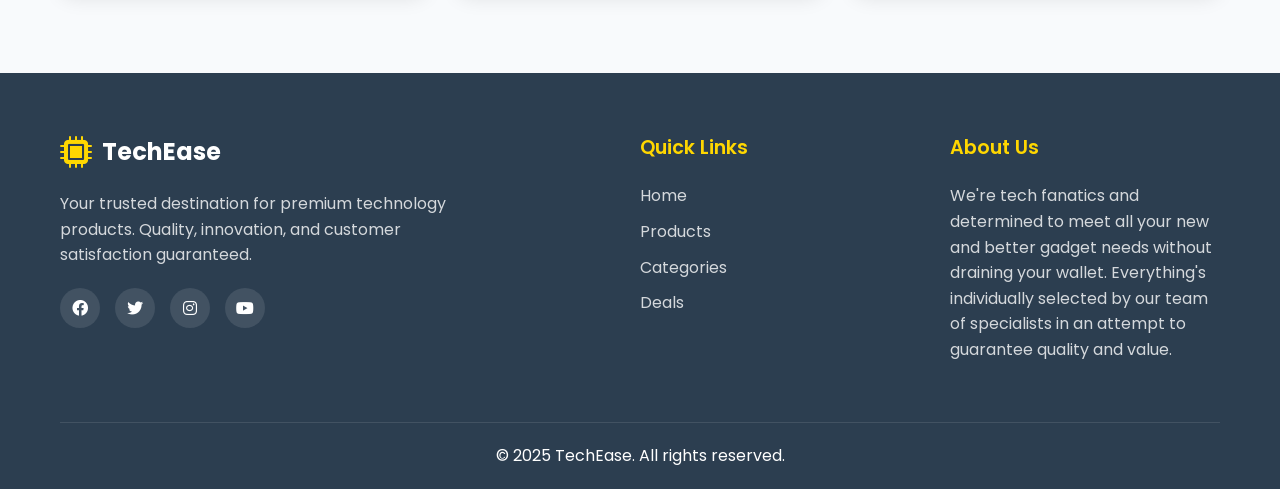
<file: gaming.html>
<!DOCTYPE html>
<html lang="en">

<head>
    <meta charset="UTF-8">
    <meta name="viewport" content="width=device-width, initial-scale=1.0">
    <title>Gaming - TechEase</title>
    <link rel="stylesheet" href="design.css">
    <link rel="stylesheet" href="https://cdnjs.cloudflare.com/ajax/libs/font-awesome/6.0.0-beta3/css/all.min.css">
    <link rel="stylesheet" href="https://fonts.googleapis.com/css2?family=Poppins:wght@300;400;500;600;700;800&display=swap">
</head>

<body>
    <header class="header">
        <nav class="navbar">
            <div class="nav-container">
                <div class="logo">
                    <i class="fas fa-microchip"></i>
                    <span>TechEase</span>
                </div>
                
                <div class="search-bar">
                    <input type="text" placeholder="Search gaming gear..." id="searchInput">
                    <button class="search-btn"><i class="fas fa-search"></i></button>
                </div>
                
                <div class="nav-actions">
                    <div class="cart" id="cartBtn">
                        <i class="fas fa-shopping-cart"></i>
                        <span class="cart-count">0</span>
                    </div>
                </div>
                
                <div class="mobile-menu-toggle" id="mobileMenuToggle">
                    <i class="fas fa-bars"></i>
                </div>
            </div>
            
            <div class="nav-menu" id="navMenu">
                <ul>
                    <li><a href="index.html">Home</a></li>
                    <li><a href="index.html#products">Products</a></li>
                    <li><a href="index.html#categories">Categories</a></li>
                    <li><a href="deals.html">Deals</a></li>
                    <li><a href="index.html#footer">About</a></li>
                </ul>
            </div>
        </nav>
    </header>

    <main>
        <!-- Category Hero Section -->
        <section class="category-hero">
            <div class="container">
                <h1><i class="fas fa-gamepad"></i> Gaming</h1>
                <p>Next-gen gaming gear and accessories for the ultimate gaming experience.</p>
            </div>
        </section>

        <!-- Category Products -->
        <section class="category-products">
            <div class="container">
                <h2>Gaming Equipment</h2>
                <div class="products-grid-extended">
                    <div class="product-card">
                        <div class="product-image">
                            <i class="fas fa-gamepad"></i>
                            <div class="product-badge">New</div>
                        </div>
                        <div class="product-info">
                            <h3>PlayStation 5 Pro</h3>
                            <p class="product-description">Next-generation gaming console with enhanced performance</p>
                            <div class="product-price">
                                <span class="current-price">₱39,144.00</span>
                            </div>
                            <button class="btn btn-primary add-to-cart" data-product="ps5-pro">Add to Cart</button>
                        </div>
                    </div>

                    <div class="product-card">
                        <div class="product-image">
                            <i class="fas fa-gamepad"></i>
                            <div class="product-badge">Popular</div>
                        </div>
                        <div class="product-info">
                            <h3>Xbox Series X</h3>
                            <p class="product-description">Most powerful Xbox console with 4K gaming</p>
                            <div class="product-price">
                                <span class="current-price">₱27,944.00</span>
                            </div>
                            <button class="btn btn-primary add-to-cart" data-product="xbox-series-x">Add to Cart</button>
                        </div>
                    </div>

                    <div class="product-card">
                        <div class="product-image">
                            <i class="fas fa-gamepad"></i>
                        </div>
                        <div class="product-info">
                            <h3>Nintendo Switch OLED</h3>
                            <p class="product-description">Handheld gaming console with vibrant OLED display</p>
                            <div class="product-price">
                                <span class="current-price">₱19,544.00</span>
                            </div>
                            <button class="btn btn-primary add-to-cart" data-product="switch-oled">Add to Cart</button>
                        </div>
                    </div>

                    <div class="product-card">
                        <div class="product-image">
                            <i class="fas fa-gamepad"></i>
                            <div class="product-badge">Sale</div>
                        </div>
                        <div class="product-info">
                            <h3>Steam Deck OLED</h3>
                            <p class="product-description">Portable PC gaming device with OLED screen</p>
                            <div class="product-price">
                                <span class="current-price">₱30,744.00</span>
                                <span class="original-price">₱36,344.00</span>
                            </div>
                            <button class="btn btn-primary add-to-cart" data-product="steam-deck-oled">Add to Cart</button>
                        </div>
                    </div>

                    <div class="product-card">
                        <div class="product-image">
                            <i class="fas fa-gamepad"></i>
                        </div>
                        <div class="product-info">
                            <h3>ASUS ROG Ally</h3>
                            <p class="product-description">Windows gaming handheld with AMD Ryzen Z1</p>
                            <div class="product-price">
                                <span class="current-price">₱39,144.00</span>
                            </div>
                            <button class="btn btn-primary add-to-cart" data-product="rog-ally">Add to Cart</button>
                        </div>
                    </div>

                    <div class="product-card">
                        <div class="product-image">
                            <i class="fas fa-gamepad"></i>
                        </div>
                        <div class="product-info">
                            <h3>Razer Edge 5G</h3>
                            <p class="product-description">5G-enabled Android gaming handheld</p>
                            <div class="product-price">
                                <span class="current-price">₱22,344.00</span>
                            </div>
                            <button class="btn btn-primary add-to-cart" data-product="razer-edge-5g">Add to Cart</button>
                        </div>
                    </div>
                </div>
            </div>
        </section>
    </main>

    <footer class="footer" id="footer">
        <div class="container">
            <div class="footer-content">
                <div class="footer-section footer-main">
                    <div class="footer-logo">
                        <i class="fas fa-microchip"></i>
                        <span>TechEase</span>
                    </div>
                    <p>Your trusted destination for premium technology products. Quality, innovation, and customer satisfaction guaranteed.</p>
                    <div class="social-links">
                        <a href="#"><i class="fab fa-facebook"></i></a>
                        <a href="#"><i class="fab fa-twitter"></i></a>
                        <a href="#"><i class="fab fa-instagram"></i></a>
                        <a href="#"><i class="fab fa-youtube"></i></a>
                    </div>
                </div>
                
                <div class="footer-section">
                    <h3>Quick Links</h3>
                    <ul>
                        <li><a href="index.html">Home</a></li>
                        <li><a href="index.html#products">Products</a></li>
                        <li><a href="index.html#categories">Categories</a></li>
                        <li><a href="deals.html">Deals</a></li>
                    </ul>
                </div>
                
                <div class="footer-section">
                    <h3>About Us</h3>
                    <p>We're tech fanatics and determined to meet all your new and better gadget needs without draining your wallet. Everything's individually selected by our team of specialists in an attempt to guarantee quality and value.</p>
                </div>
            </div>
            
            <div class="footer-bottom">
                <p>&copy; 2025 TechEase. All rights reserved.</p>
            </div>
        </div>
    </footer>

    <script src="script.js"></script>
    <script src="category.js"></script>
</body>

</html>
</file>
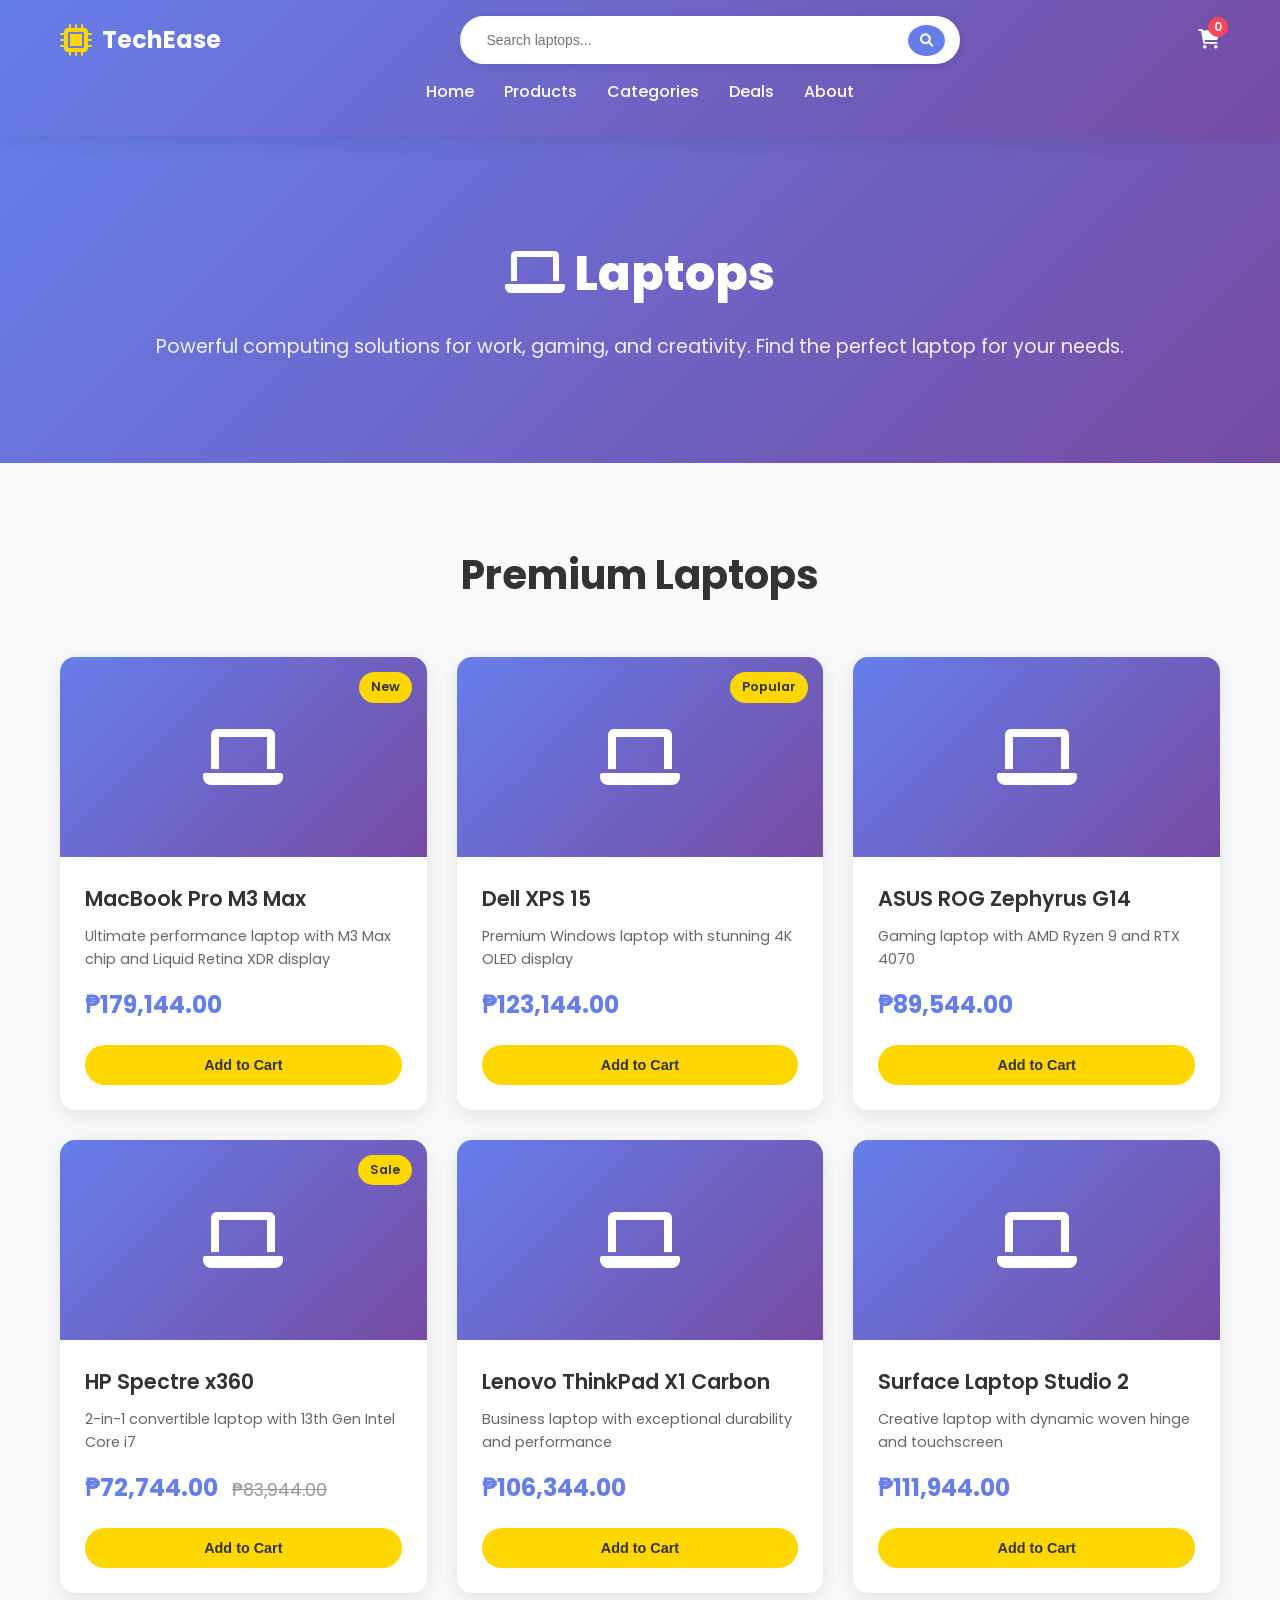
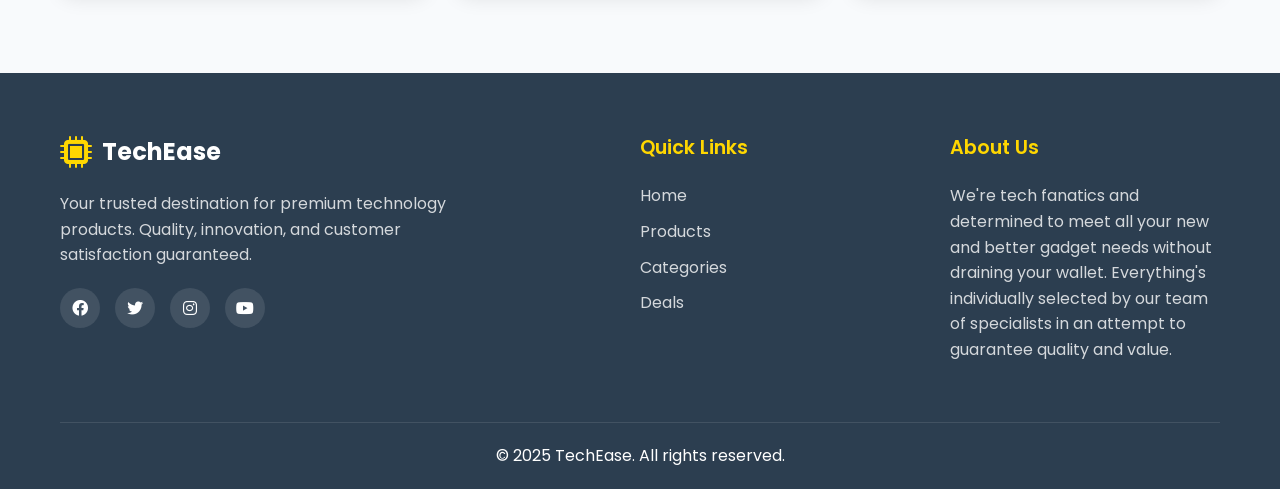
<file: laptops.html>
<!DOCTYPE html>
<html lang="en">

<head>
    <meta charset="UTF-8">
    <meta name="viewport" content="width=device-width, initial-scale=1.0">
    <title>Laptops - TechEase</title>
    <link rel="stylesheet" href="design.css">
    <link rel="stylesheet" href="https://cdnjs.cloudflare.com/ajax/libs/font-awesome/6.0.0-beta3/css/all.min.css">
    <link rel="stylesheet" href="https://fonts.googleapis.com/css2?family=Poppins:wght@300;400;500;600;700;800&display=swap">
</head>

<body>
    <header class="header">
        <nav class="navbar">
            <div class="nav-container">
                <div class="logo">
                    <i class="fas fa-microchip"></i>
                    <span>TechEase</span>
                </div>
                
                <div class="search-bar">
                    <input type="text" placeholder="Search laptops..." id="searchInput">
                    <button class="search-btn"><i class="fas fa-search"></i></button>
                </div>
                
                <div class="nav-actions">
                    <div class="cart" id="cartBtn">
                        <i class="fas fa-shopping-cart"></i>
                        <span class="cart-count">0</span>
                    </div>
                </div>
                
                <div class="mobile-menu-toggle" id="mobileMenuToggle">
                    <i class="fas fa-bars"></i>
                </div>
            </div>
            
            <div class="nav-menu" id="navMenu">
                <ul>
                    <li><a href="index.html">Home</a></li>
                    <li><a href="index.html#products">Products</a></li>
                    <li><a href="index.html#categories">Categories</a></li>
                    <li><a href="deals.html">Deals</a></li>
                    <li><a href="index.html#footer">About</a></li>
                </ul>
            </div>
        </nav>
    </header>

    <main>
        <!-- Category Hero Section -->
        <section class="category-hero">
            <div class="container">
                <h1><i class="fas fa-laptop"></i> Laptops</h1>
                <p>Powerful computing solutions for work, gaming, and creativity. Find the perfect laptop for your needs.</p>
            </div>
        </section>

        <!-- Category Products -->
        <section class="category-products">
            <div class="container">
                <h2>Premium Laptops</h2>
                <div class="products-grid-extended">
                    <div class="product-card">
                        <div class="product-image">
                            <i class="fas fa-laptop"></i>
                            <div class="product-badge">New</div>
                        </div>
                        <div class="product-info">
                            <h3>MacBook Pro M3 Max</h3>
                            <p class="product-description">Ultimate performance laptop with M3 Max chip and Liquid Retina XDR display</p>
                            <div class="product-price">
                                <span class="current-price">₱179,144.00</span>
                            </div>
                            <button class="btn btn-primary add-to-cart" data-product="macbook-pro-m3-max">Add to Cart</button>
                        </div>
                    </div>

                    <div class="product-card">
                        <div class="product-image">
                            <i class="fas fa-laptop"></i>
                            <div class="product-badge">Popular</div>
                        </div>
                        <div class="product-info">
                            <h3>Dell XPS 15</h3>
                            <p class="product-description">Premium Windows laptop with stunning 4K OLED display</p>
                            <div class="product-price">
                                <span class="current-price">₱123,144.00</span>
                            </div>
                            <button class="btn btn-primary add-to-cart" data-product="dell-xps-15">Add to Cart</button>
                        </div>
                    </div>

                    <div class="product-card">
                        <div class="product-image">
                            <i class="fas fa-laptop"></i>
                        </div>
                        <div class="product-info">
                            <h3>ASUS ROG Zephyrus G14</h3>
                            <p class="product-description">Gaming laptop with AMD Ryzen 9 and RTX 4070</p>
                            <div class="product-price">
                                <span class="current-price">₱89,544.00</span>
                            </div>
                            <button class="btn btn-primary add-to-cart" data-product="asus-rog-g14">Add to Cart</button>
                        </div>
                    </div>

                    <div class="product-card">
                        <div class="product-image">
                            <i class="fas fa-laptop"></i>
                            <div class="product-badge">Sale</div>
                        </div>
                        <div class="product-info">
                            <h3>HP Spectre x360</h3>
                            <p class="product-description">2-in-1 convertible laptop with 13th Gen Intel Core i7</p>
                            <div class="product-price">
                                <span class="current-price">₱72,744.00</span>
                                <span class="original-price">₱83,944.00</span>
                            </div>
                            <button class="btn btn-primary add-to-cart" data-product="hp-spectre-x360">Add to Cart</button>
                        </div>
                    </div>

                    <div class="product-card">
                        <div class="product-image">
                            <i class="fas fa-laptop"></i>
                        </div>
                        <div class="product-info">
                            <h3>Lenovo ThinkPad X1 Carbon</h3>
                            <p class="product-description">Business laptop with exceptional durability and performance</p>
                            <div class="product-price">
                                <span class="current-price">₱106,344.00</span>
                            </div>
                            <button class="btn btn-primary add-to-cart" data-product="thinkpad-x1-carbon">Add to Cart</button>
                        </div>
                    </div>

                    <div class="product-card">
                        <div class="product-image">
                            <i class="fas fa-laptop"></i>
                        </div>
                        <div class="product-info">
                            <h3>Surface Laptop Studio 2</h3>
                            <p class="product-description">Creative laptop with dynamic woven hinge and touchscreen</p>
                            <div class="product-price">
                                <span class="current-price">₱111,944.00</span>
                            </div>
                            <button class="btn btn-primary add-to-cart" data-product="surface-laptop-studio-2">Add to Cart</button>
                        </div>
                    </div>
                </div>
            </div>
        </section>
    </main>

    <footer class="footer" id="footer">
        <div class="container">
            <div class="footer-content">
                <div class="footer-section footer-main">
                    <div class="footer-logo">
                        <i class="fas fa-microchip"></i>
                        <span>TechEase</span>
                    </div>
                    <p>Your trusted destination for premium technology products. Quality, innovation, and customer satisfaction guaranteed.</p>
                    <div class="social-links">
                        <a href="#"><i class="fab fa-facebook"></i></a>
                        <a href="#"><i class="fab fa-twitter"></i></a>
                        <a href="#"><i class="fab fa-instagram"></i></a>
                        <a href="#"><i class="fab fa-youtube"></i></a>
                    </div>
                </div>
                
                <div class="footer-section">
                    <h3>Quick Links</h3>
                    <ul>
                        <li><a href="index.html">Home</a></li>
                        <li><a href="index.html#products">Products</a></li>
                        <li><a href="index.html#categories">Categories</a></li>
                        <li><a href="deals.html">Deals</a></li>
                    </ul>
                </div>
                
                <div class="footer-section">
                    <h3>About Us</h3>
                    <p>We're tech fanatics and determined to meet all your new and better gadget needs without draining your wallet. Everything's individually selected by our team of specialists in an attempt to guarantee quality and value.</p>
                </div>
            </div>
            
            <div class="footer-bottom">
                <p>&copy; 2025 TechEase. All rights reserved.</p>
            </div>
        </div>
    </footer>

    <script src="script.js"></script>
    <script src="category.js"></script>
</body>

</html>
</file>
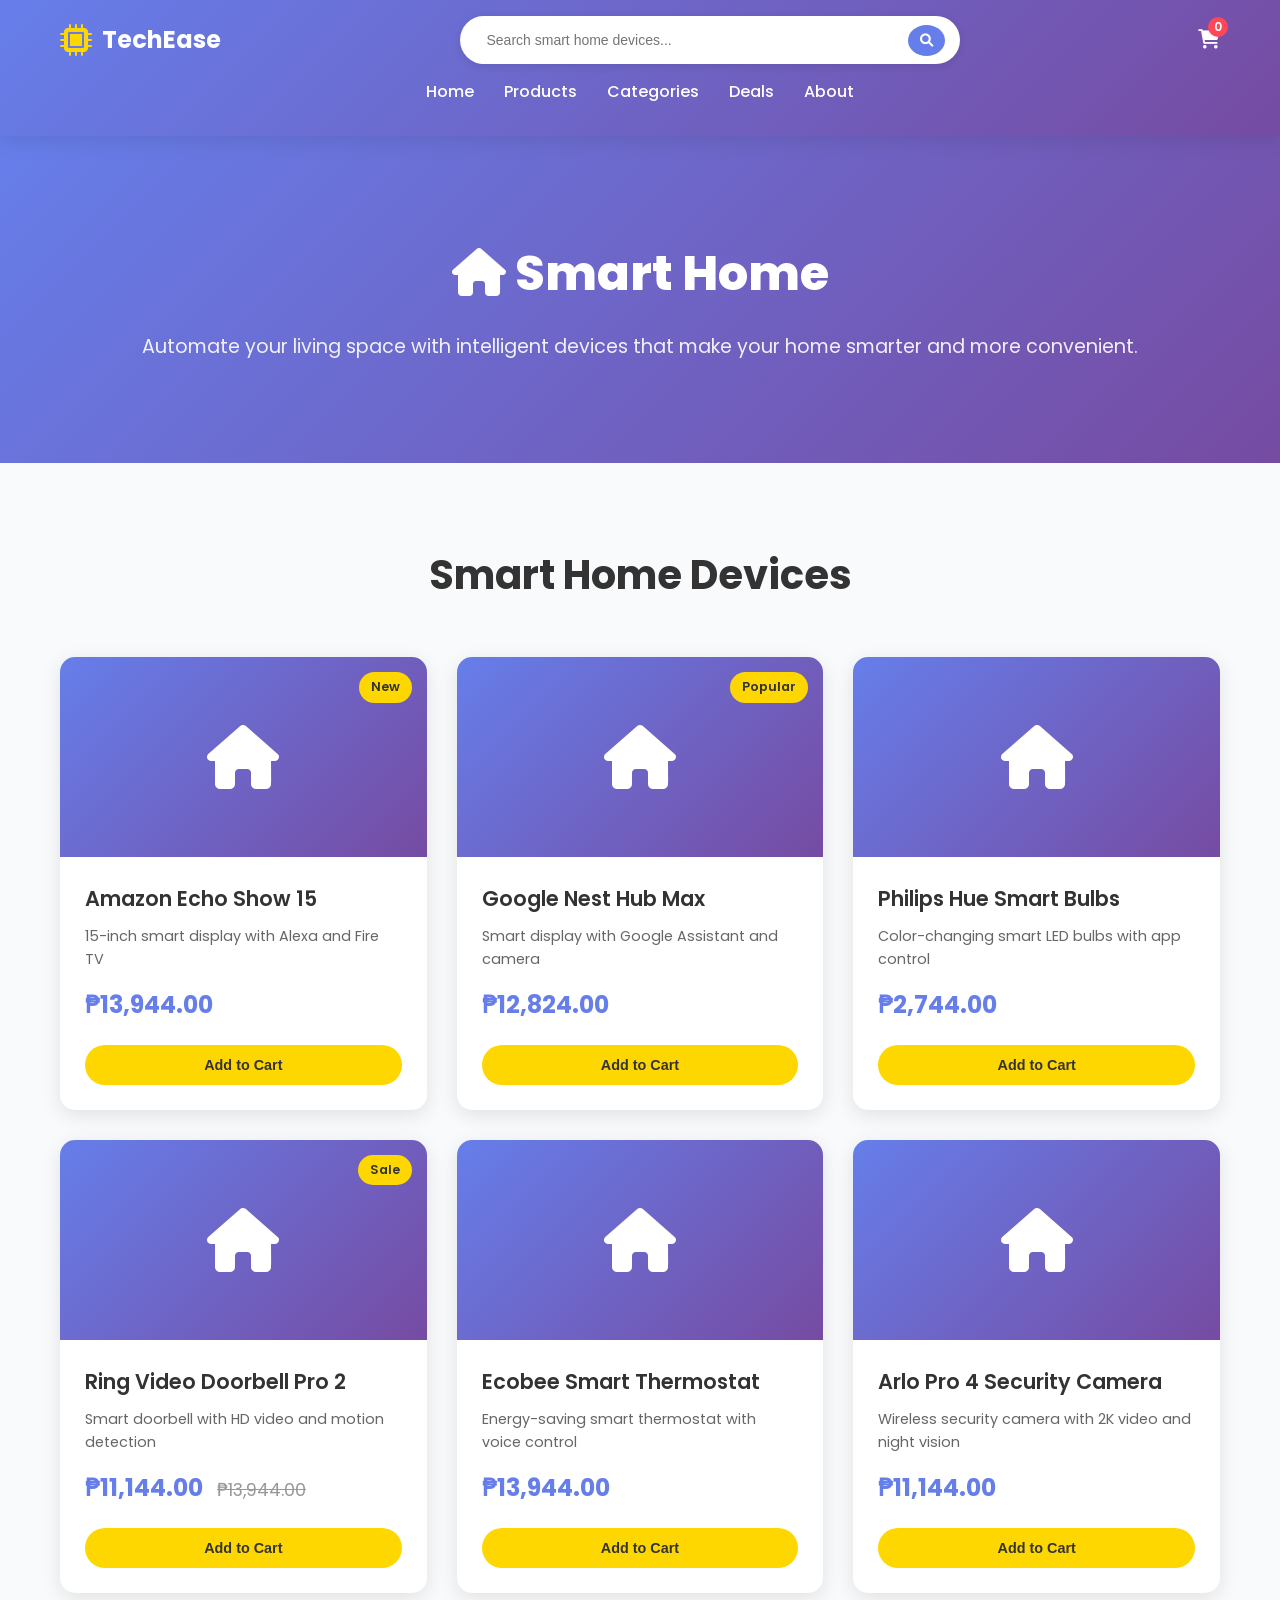
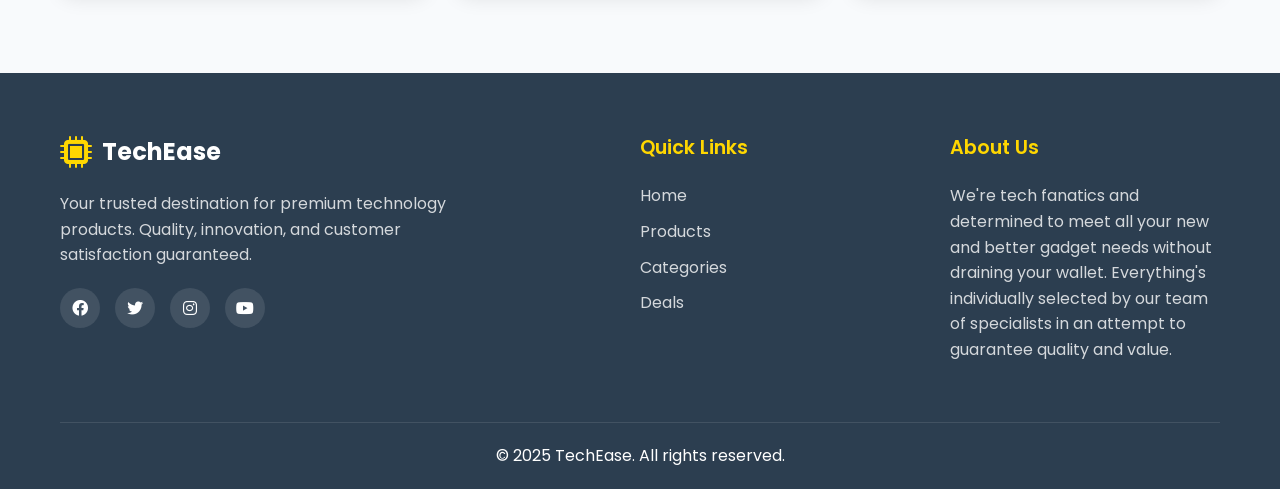
<file: smart-home.html>
<!DOCTYPE html>
<html lang="en">

<head>
    <meta charset="UTF-8">
    <meta name="viewport" content="width=device-width, initial-scale=1.0">
    <title>Smart Home - TechEase</title>
    <link rel="stylesheet" href="design.css">
    <link rel="stylesheet" href="https://cdnjs.cloudflare.com/ajax/libs/font-awesome/6.0.0-beta3/css/all.min.css">
    <link rel="stylesheet" href="https://fonts.googleapis.com/css2?family=Poppins:wght@300;400;500;600;700;800&display=swap">
</head>

<body>
    <header class="header">
        <nav class="navbar">
            <div class="nav-container">
                <div class="logo">
                    <i class="fas fa-microchip"></i>
                    <span>TechEase</span>
                </div>
                
                <div class="search-bar">
                    <input type="text" placeholder="Search smart home devices..." id="searchInput">
                    <button class="search-btn"><i class="fas fa-search"></i></button>
                </div>
                
                <div class="nav-actions">
                    <div class="cart" id="cartBtn">
                        <i class="fas fa-shopping-cart"></i>
                        <span class="cart-count">0</span>
                    </div>
                </div>
                
                <div class="mobile-menu-toggle" id="mobileMenuToggle">
                    <i class="fas fa-bars"></i>
                </div>
            </div>
            
            <div class="nav-menu" id="navMenu">
                <ul>
                    <li><a href="index.html">Home</a></li>
                    <li><a href="index.html#products">Products</a></li>
                    <li><a href="index.html#categories">Categories</a></li>
                    <li><a href="deals.html">Deals</a></li>
                    <li><a href="index.html#footer">About</a></li>
                </ul>
            </div>
        </nav>
    </header>

    <main>
        <!-- Category Hero Section -->
        <section class="category-hero">
            <div class="container">
                <h1><i class="fas fa-home"></i> Smart Home</h1>
                <p>Automate your living space with intelligent devices that make your home smarter and more convenient.</p>
            </div>
        </section>

        <!-- Category Products -->
        <section class="category-products">
            <div class="container">
                <h2>Smart Home Devices</h2>
                <div class="products-grid-extended">
                    <div class="product-card">
                        <div class="product-image">
                            <i class="fas fa-home"></i>
                            <div class="product-badge">New</div>
                        </div>
                        <div class="product-info">
                            <h3>Amazon Echo Show 15</h3>
                            <p class="product-description">15-inch smart display with Alexa and Fire TV</p>
                            <div class="product-price">
                                <span class="current-price">₱13,944.00</span>
                            </div>
                            <button class="btn btn-primary add-to-cart" data-product="echo-show-15">Add to Cart</button>
                        </div>
                    </div>

                    <div class="product-card">
                        <div class="product-image">
                            <i class="fas fa-home"></i>
                            <div class="product-badge">Popular</div>
                        </div>
                        <div class="product-info">
                            <h3>Google Nest Hub Max</h3>
                            <p class="product-description">Smart display with Google Assistant and camera</p>
                            <div class="product-price">
                                <span class="current-price">₱12,824.00</span>
                            </div>
                            <button class="btn btn-primary add-to-cart" data-product="nest-hub-max">Add to Cart</button>
                        </div>
                    </div>

                    <div class="product-card">
                        <div class="product-image">
                            <i class="fas fa-home"></i>
                        </div>
                        <div class="product-info">
                            <h3>Philips Hue Smart Bulbs</h3>
                            <p class="product-description">Color-changing smart LED bulbs with app control</p>
                            <div class="product-price">
                                <span class="current-price">₱2,744.00</span>
                            </div>
                            <button class="btn btn-primary add-to-cart" data-product="philips-hue">Add to Cart</button>
                        </div>
                    </div>

                    <div class="product-card">
                        <div class="product-image">
                            <i class="fas fa-home"></i>
                            <div class="product-badge">Sale</div>
                        </div>
                        <div class="product-info">
                            <h3>Ring Video Doorbell Pro 2</h3>
                            <p class="product-description">Smart doorbell with HD video and motion detection</p>
                            <div class="product-price">
                                <span class="current-price">₱11,144.00</span>
                                <span class="original-price">₱13,944.00</span>
                            </div>
                            <button class="btn btn-primary add-to-cart" data-product="ring-doorbell-pro-2">Add to Cart</button>
                        </div>
                    </div>

                    <div class="product-card">
                        <div class="product-image">
                            <i class="fas fa-home"></i>
                        </div>
                        <div class="product-info">
                            <h3>Ecobee Smart Thermostat</h3>
                            <p class="product-description">Energy-saving smart thermostat with voice control</p>
                            <div class="product-price">
                                <span class="current-price">₱13,944.00</span>
                            </div>
                            <button class="btn btn-primary add-to-cart" data-product="ecobee-thermostat">Add to Cart</button>
                        </div>
                    </div>

                    <div class="product-card">
                        <div class="product-image">
                            <i class="fas fa-home"></i>
                        </div>
                        <div class="product-info">
                            <h3>Arlo Pro 4 Security Camera</h3>
                            <p class="product-description">Wireless security camera with 2K video and night vision</p>
                            <div class="product-price">
                                <span class="current-price">₱11,144.00</span>
                            </div>
                            <button class="btn btn-primary add-to-cart" data-product="arlo-pro-4">Add to Cart</button>
                        </div>
                    </div>
                </div>
            </div>
        </section>
    </main>

    <footer class="footer" id="footer">
        <div class="container">
            <div class="footer-content">
                <div class="footer-section footer-main">
                    <div class="footer-logo">
                        <i class="fas fa-microchip"></i>
                        <span>TechEase</span>
                    </div>
                    <p>Your trusted destination for premium technology products. Quality, innovation, and customer satisfaction guaranteed.</p>
                    <div class="social-links">
                        <a href="#"><i class="fab fa-facebook"></i></a>
                        <a href="#"><i class="fab fa-twitter"></i></a>
                        <a href="#"><i class="fab fa-instagram"></i></a>
                        <a href="#"><i class="fab fa-youtube"></i></a>
                    </div>
                </div>
                
                <div class="footer-section">
                    <h3>Quick Links</h3>
                    <ul>
                        <li><a href="index.html">Home</a></li>
                        <li><a href="index.html#products">Products</a></li>
                        <li><a href="index.html#categories">Categories</a></li>
                        <li><a href="deals.html">Deals</a></li>
                    </ul>
                </div>
                
                <div class="footer-section">
                    <h3>About Us</h3>
                    <p>We're tech fanatics and determined to meet all your new and better gadget needs without draining your wallet. Everything's individually selected by our team of specialists in an attempt to guarantee quality and value.</p>
                </div>
            </div>
            
            <div class="footer-bottom">
                <p>&copy; 2025 TechEase. All rights reserved.</p>
            </div>
        </div>
    </footer>

    <script src="script.js"></script>
    <script src="category.js"></script>
</body>

</html>
</file>
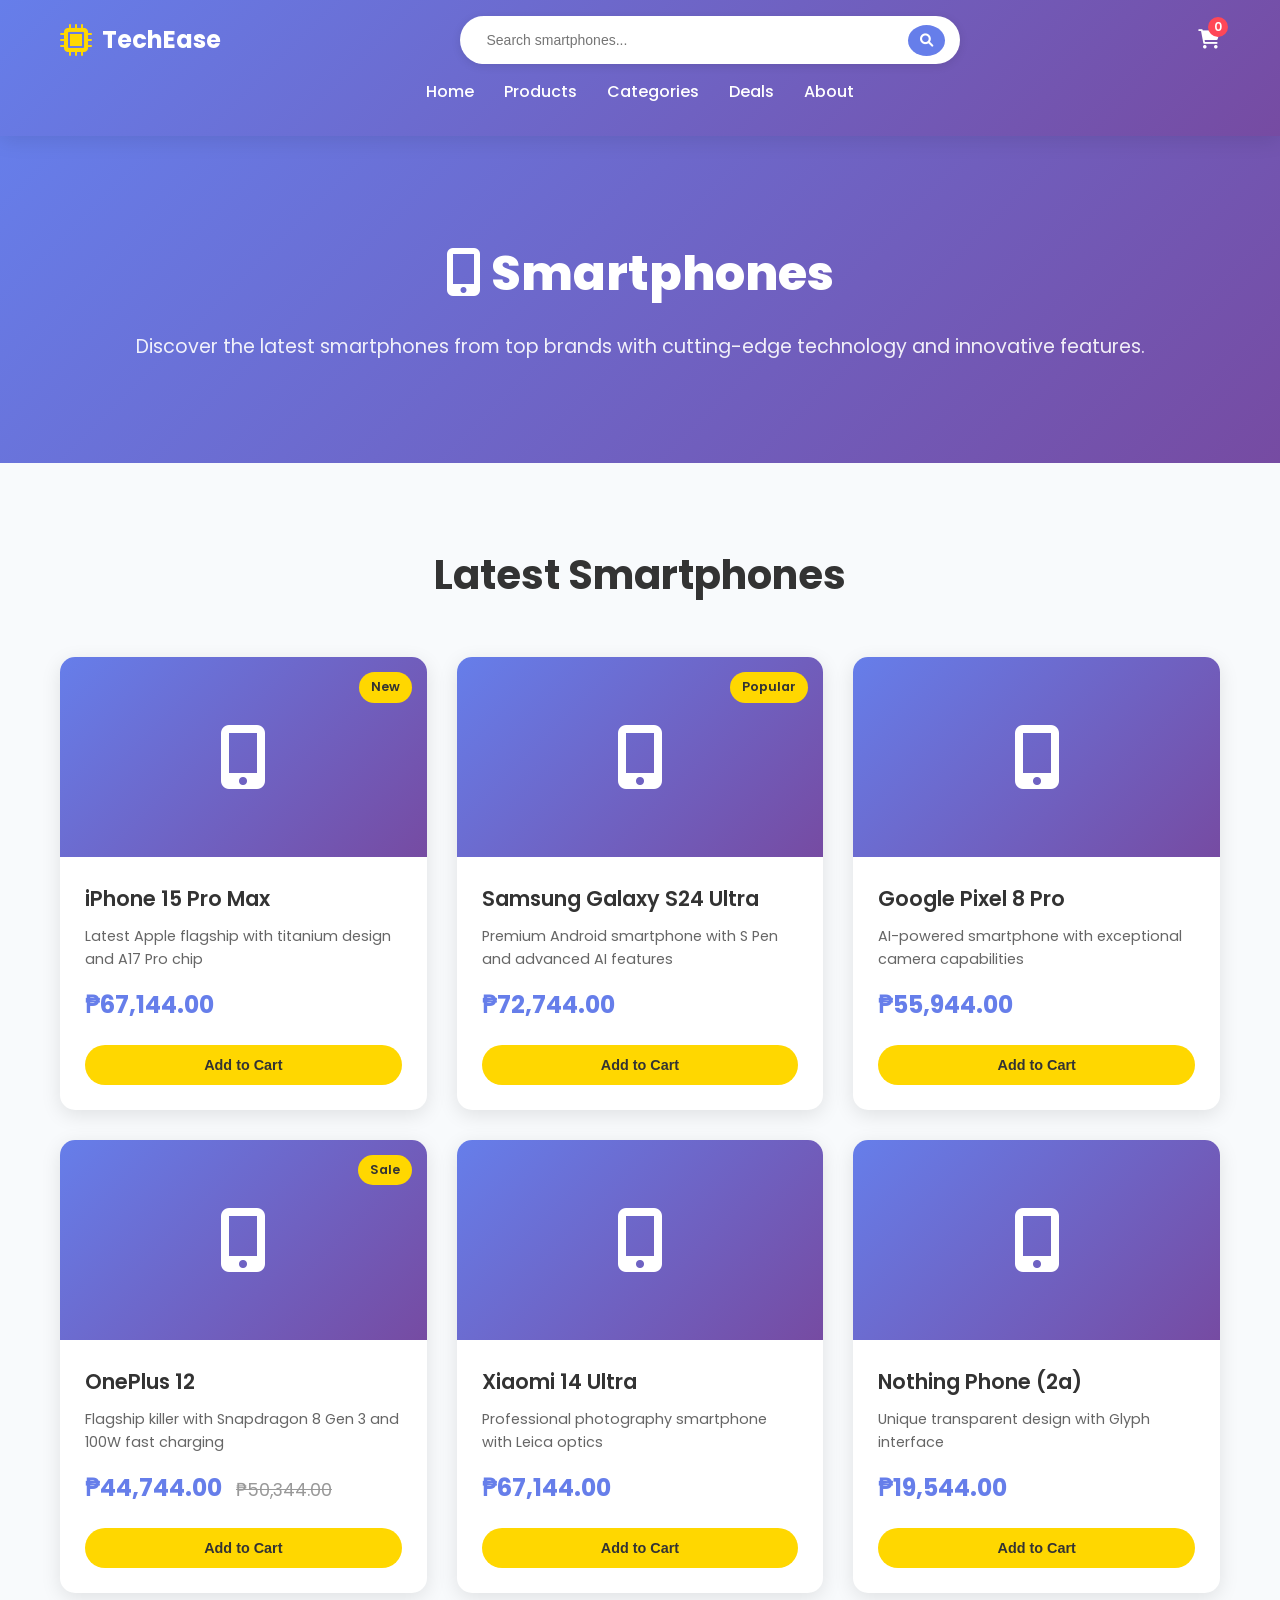
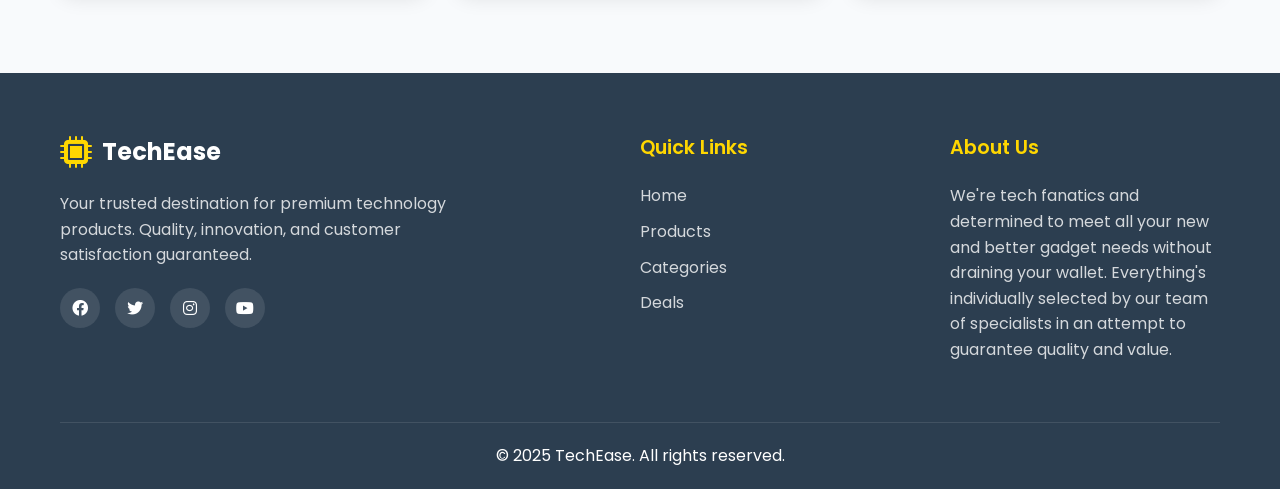
<file: smartphones.html>
<!DOCTYPE html>
<html lang="en">

<head>
    <meta charset="UTF-8">
    <meta name="viewport" content="width=device-width, initial-scale=1.0">
    <title>Smartphones - TechEase</title>
    <link rel="stylesheet" href="design.css">
    <link rel="stylesheet" href="https://cdnjs.cloudflare.com/ajax/libs/font-awesome/6.0.0-beta3/css/all.min.css">
    <link rel="stylesheet" href="https://fonts.googleapis.com/css2?family=Poppins:wght@300;400;500;600;700;800&display=swap">
</head>

<body>
    <header class="header">
        <nav class="navbar">
            <div class="nav-container">
                <div class="logo">
                    <i class="fas fa-microchip"></i>
                    <span>TechEase</span>
                </div>
                
                <div class="search-bar">
                    <input type="text" placeholder="Search smartphones..." id="searchInput">
                    <button class="search-btn"><i class="fas fa-search"></i></button>
                </div>
                
                <div class="nav-actions">
                    <div class="cart" id="cartBtn">
                        <i class="fas fa-shopping-cart"></i>
                        <span class="cart-count">0</span>
                    </div>
                </div>
                
                <div class="mobile-menu-toggle" id="mobileMenuToggle">
                    <i class="fas fa-bars"></i>
                </div>
            </div>
            
            <div class="nav-menu" id="navMenu">
                <ul>
                    <li><a href="index.html">Home</a></li>
                    <li><a href="index.html#products">Products</a></li>
                    <li><a href="index.html#categories">Categories</a></li>
                    <li><a href="deals.html">Deals</a></li>
                    <li><a href="index.html#footer">About</a></li>
                </ul>
            </div>
        </nav>
    </header>

    <main>
        <!-- Category Hero Section -->
        <section class="category-hero">
            <div class="container">
                <h1><i class="fas fa-mobile-alt"></i> Smartphones</h1>
                <p>Discover the latest smartphones from top brands with cutting-edge technology and innovative features.</p>
            </div>
        </section>

        <!-- Category Products -->
        <section class="category-products">
            <div class="container">
                <h2>Latest Smartphones</h2>
                <div class="products-grid-extended">
                    <div class="product-card">
                        <div class="product-image">
                            <i class="fas fa-mobile-alt"></i>
                            <div class="product-badge">New</div>
                        </div>
                        <div class="product-info">
                            <h3>iPhone 15 Pro Max</h3>
                            <p class="product-description">Latest Apple flagship with titanium design and A17 Pro chip</p>
                            <div class="product-price">
                                <span class="current-price">₱67,144.00</span>
                            </div>
                            <button class="btn btn-primary add-to-cart" data-product="iphone-15-pro-max">Add to Cart</button>
                        </div>
                    </div>

                    <div class="product-card">
                        <div class="product-image">
                            <i class="fas fa-mobile-alt"></i>
                            <div class="product-badge">Popular</div>
                        </div>
                        <div class="product-info">
                            <h3>Samsung Galaxy S24 Ultra</h3>
                            <p class="product-description">Premium Android smartphone with S Pen and advanced AI features</p>
                            <div class="product-price">
                                <span class="current-price">₱72,744.00</span>
                            </div>
                            <button class="btn btn-primary add-to-cart" data-product="samsung-s24-ultra">Add to Cart</button>
                        </div>
                    </div>

                    <div class="product-card">
                        <div class="product-image">
                            <i class="fas fa-mobile-alt"></i>
                        </div>
                        <div class="product-info">
                            <h3>Google Pixel 8 Pro</h3>
                            <p class="product-description">AI-powered smartphone with exceptional camera capabilities</p>
                            <div class="product-price">
                                <span class="current-price">₱55,944.00</span>
                            </div>
                            <button class="btn btn-primary add-to-cart" data-product="pixel-8-pro">Add to Cart</button>
                        </div>
                    </div>

                    <div class="product-card">
                        <div class="product-image">
                            <i class="fas fa-mobile-alt"></i>
                            <div class="product-badge">Sale</div>
                        </div>
                        <div class="product-info">
                            <h3>OnePlus 12</h3>
                            <p class="product-description">Flagship killer with Snapdragon 8 Gen 3 and 100W fast charging</p>
                            <div class="product-price">
                                <span class="current-price">₱44,744.00</span>
                                <span class="original-price">₱50,344.00</span>
                            </div>
                            <button class="btn btn-primary add-to-cart" data-product="oneplus-12">Add to Cart</button>
                        </div>
                    </div>

                    <div class="product-card">
                        <div class="product-image">
                            <i class="fas fa-mobile-alt"></i>
                        </div>
                        <div class="product-info">
                            <h3>Xiaomi 14 Ultra</h3>
                            <p class="product-description">Professional photography smartphone with Leica optics</p>
                            <div class="product-price">
                                <span class="current-price">₱67,144.00</span>
                            </div>
                            <button class="btn btn-primary add-to-cart" data-product="xiaomi-14-ultra">Add to Cart</button>
                        </div>
                    </div>

                    <div class="product-card">
                        <div class="product-image">
                            <i class="fas fa-mobile-alt"></i>
                        </div>
                        <div class="product-info">
                            <h3>Nothing Phone (2a)</h3>
                            <p class="product-description">Unique transparent design with Glyph interface</p>
                            <div class="product-price">
                                <span class="current-price">₱19,544.00</span>
                            </div>
                            <button class="btn btn-primary add-to-cart" data-product="nothing-phone-2a">Add to Cart</button>
                        </div>
                    </div>
                </div>
            </div>
        </section>
    </main>

    <footer class="footer" id="footer">
        <div class="container">
            <div class="footer-content">
                <div class="footer-section footer-main">
                    <div class="footer-logo">
                        <i class="fas fa-microchip"></i>
                        <span>TechEase</span>
                    </div>
                    <p>Your trusted destination for premium technology products. Quality, innovation, and customer satisfaction guaranteed.</p>
                    <div class="social-links">
                        <a href="#"><i class="fab fa-facebook"></i></a>
                        <a href="#"><i class="fab fa-twitter"></i></a>
                        <a href="#"><i class="fab fa-instagram"></i></a>
                        <a href="#"><i class="fab fa-youtube"></i></a>
                    </div>
                </div>
                
                <div class="footer-section">
                    <h3>Quick Links</h3>
                    <ul>
                        <li><a href="index.html">Home</a></li>
                        <li><a href="index.html#products">Products</a></li>
                        <li><a href="index.html#categories">Categories</a></li>
                        <li><a href="deals.html">Deals</a></li>
                    </ul>
                </div>
                
                <div class="footer-section">
                    <h3>About Us</h3>
                    <p>We're tech fanatics and determined to meet all your new and better gadget needs without draining your wallet. Everything's individually selected by our team of specialists in an attempt to guarantee quality and value.</p>
                </div>
            </div>
            
            <div class="footer-bottom">
                <p>&copy; 2025 TechEase. All rights reserved.</p>
            </div>
        </div>
    </footer>

    <script src="script.js"></script>
    <script src="category.js"></script>
</body>

</html>
</file>
<file: design.css>
/* Reset and Base Styles */
* {
    margin: 0;
    padding: 0;
    box-sizing: border-box;
}

body {
    font-family: 'Poppins', sans-serif;
    line-height: 1.6;
    color: #333;
    background-color: #f8fafc;
}

.container {
    max-width: 1200px;
    margin: 0 auto;
    padding: 0 20px;
}

/* Header Styles */
.header {
    background: linear-gradient(135deg, #667eea 0%, #764ba2 100%);
    box-shadow: 0 4px 20px rgba(0, 0, 0, 0.1);
    position: sticky;
    top: 0;
    z-index: 1000;
}

.navbar {
    padding: 1rem 0;
}

.nav-container {
    display: flex;
    align-items: center;
    justify-content: space-between;
    max-width: 1200px;
    margin: 0 auto;
    padding: 0 20px;
}

.logo {
    display: flex;
    align-items: center;
    gap: 10px;
    color: white;
    font-size: 1.5rem;
    font-weight: 700;
}

.logo i {
    font-size: 2rem;
    color: #ffd700;
}

.search-bar {
    display: flex;
    align-items: center;
    background: white;
    border-radius: 25px;
    padding: 8px 15px;
    box-shadow: 0 2px 10px rgba(0, 0, 0, 0.1);
    flex: 1;
    max-width: 500px;
    margin: 0 20px;
}

.search-bar input {
    border: none;
    outline: none;
    flex: 1;
    padding: 8px 12px;
    font-size: 14px;
    background: transparent;
}

.search-btn {
    background: #667eea;
    border: none;
    color: white;
    padding: 8px 12px;
    border-radius: 50%;
    cursor: pointer;
    transition: background 0.3s ease;
}

.search-btn:hover {
    background: #5a6fd8;
}

.nav-actions {
    display: flex;
    align-items: center;
    gap: 20px;
}

.cart {
    position: relative;
    color: white;
    font-size: 1.2rem;
    cursor: pointer;
    transition: transform 0.3s ease;
}

.cart:hover {
    transform: scale(1.1);
}

.cart-count {
    position: absolute;
    top: -8px;
    right: -8px;
    background: #ff4757;
    color: white;
    border-radius: 50%;
    width: 20px;
    height: 20px;
    display: flex;
    align-items: center;
    justify-content: center;
    font-size: 12px;
    font-weight: 600;
}

.mobile-menu-toggle {
    display: none;
    color: white;
    font-size: 1.5rem;
    cursor: pointer;
}

.nav-menu ul {
    display: flex;
    list-style: none;
    gap: 30px;
    justify-content: center;
    padding: 15px 0;
}

.nav-menu a {
    color: white;
    text-decoration: none;
    font-weight: 500;
    transition: color 0.3s ease;
    position: relative;
}

.nav-menu a:hover,
.nav-menu a.active {
    color: #ffd700;
}

.nav-menu a::after {
    content: '';
    position: absolute;
    bottom: -5px;
    left: 0;
    width: 0;
    height: 2px;
    background: #ffd700;
    transition: width 0.3s ease;
}

.nav-menu a:hover::after,
.nav-menu a.active::after {
    width: 100%;
}

/* Hero Section */
.hero {
    background: linear-gradient(135deg, #667eea 0%, #764ba2 100%);
    color: white;
    padding: 80px 0;
    min-height: 70vh;
    display: flex;
    align-items: center;
}

.hero-content {
    display: grid;
    grid-template-columns: 1fr 1fr;
    gap: 50px;
    align-items: center;
    max-width: 1200px;
    margin: 0 auto;
    padding: 0 20px;
}

.hero-text h1 {
    font-size: 3.5rem;
    font-weight: 800;
    margin-bottom: 20px;
    line-height: 1.2;
}

.hero-text p {
    font-size: 1.2rem;
    margin-bottom: 30px;
    opacity: 0.9;
}

.hero-buttons {
    display: flex;
    gap: 20px;
}

.btn {
    padding: 15px 30px;
    border: none;
    border-radius: 30px;
    font-size: 1rem;
    font-weight: 600;
    cursor: pointer;
    transition: all 0.3s ease;
    text-decoration: none;
    display: inline-block;
    text-align: center;
}

.btn-primary {
    background: #ffd700;
    color: #333;
}

.btn-primary:hover {
    background: #ffed4e;
    transform: translateY(-2px);
    box-shadow: 0 5px 15px rgba(255, 215, 0, 0.4);
}

.btn-secondary {
    background: transparent;
    color: white;
    border: 2px solid white;
}

.btn-secondary:hover {
    background: white;
    color: #667eea;
    transform: translateY(-2px);
}

.hero-image {
    display: flex;
    justify-content: center;
    align-items: center;
}

.hero-gadget {
    width: 300px;
    height: 300px;
    background: rgba(255, 255, 255, 0.1);
    border-radius: 50%;
    display: flex;
    align-items: center;
    justify-content: center;
    backdrop-filter: blur(10px);
    border: 2px solid rgba(255, 255, 255, 0.2);
    animation: float 3s ease-in-out infinite;
}

.hero-gadget i {
    font-size: 8rem;
    color: #ffd700;
}

@keyframes float {
    0%, 100% { transform: translateY(0px); }
    50% { transform: translateY(-20px); }
}

/* Categories Section */
.categories {
    padding: 80px 0;
    background: white;
}

.categories h2 {
    text-align: center;
    font-size: 2.5rem;
    font-weight: 700;
    margin-bottom: 50px;
    color: #333;
}

.category-grid {
    display: grid;
    grid-template-columns: repeat(auto-fit, minmax(250px, 1fr));
    gap: 30px;
}

.category-card {
    background: white;
    padding: 40px 20px;
    border-radius: 15px;
    text-align: center;
    box-shadow: 0 5px 20px rgba(0, 0, 0, 0.1);
    transition: all 0.3s ease;
    border: 1px solid #f0f0f0;
}

.category-card:hover {
    transform: translateY(-10px);
    box-shadow: 0 15px 40px rgba(0, 0, 0, 0.15);
}

.category-card i {
    font-size: 3rem;
    color: #667eea;
    margin-bottom: 20px;
}

.category-card h3 {
    font-size: 1.3rem;
    font-weight: 600;
    margin-bottom: 10px;
    color: #333;
}

.category-card p {
    color: #666;
    font-size: 0.9rem;
}

/* Featured Products */
.featured-products {
    padding: 80px 0;
    background: #f8fafc;
}

.featured-products h2 {
    text-align: center;
    font-size: 2.5rem;
    font-weight: 700;
    margin-bottom: 50px;
    color: #333;
}

.products-grid {
    display: grid;
    grid-template-columns: repeat(auto-fit, minmax(280px, 1fr));
    gap: 30px;
}

.product-card {
    background: white;
    border-radius: 15px;
    overflow: hidden;
    box-shadow: 0 5px 20px rgba(0, 0, 0, 0.1);
    transition: all 0.3s ease;
}

.product-card:hover {
    transform: translateY(-5px);
    box-shadow: 0 15px 40px rgba(0, 0, 0, 0.15);
}

.product-image {
    height: 200px;
    background: linear-gradient(135deg, #667eea 0%, #764ba2 100%);
    display: flex;
    align-items: center;
    justify-content: center;
    position: relative;
}

.product-image i {
    font-size: 4rem;
    color: white;
}

.product-badge {
    position: absolute;
    top: 15px;
    right: 15px;
    background: #ffd700;
    color: #333;
    padding: 5px 12px;
    border-radius: 20px;
    font-size: 0.8rem;
    font-weight: 600;
}

.product-badge.sale {
    background: #ff4757;
    color: white;
}

.product-info {
    padding: 25px;
}

.product-info h3 {
    font-size: 1.3rem;
    font-weight: 600;
    margin-bottom: 10px;
    color: #333;
}

.product-description {
    color: #666;
    font-size: 0.9rem;
    margin-bottom: 15px;
}

.product-price {
    margin-bottom: 20px;
}

.current-price {
    font-size: 1.5rem;
    font-weight: 700;
    color: #667eea;
}

.original-price {
    font-size: 1.1rem;
    color: #999;
    text-decoration: line-through;
    margin-left: 10px;
}

.add-to-cart {
    width: 100%;
    padding: 12px;
    font-size: 0.9rem;
}

/* Deals Section */
.deals {
    padding: 80px 0;
    background: linear-gradient(135deg, #ff6b6b 0%, #ee5a24 100%);
    color: white;
}

.deals h2 {
    text-align: center;
    font-size: 2.5rem;
    font-weight: 700;
    margin-bottom: 50px;
}

.deals-banner {
    display: grid;
    grid-template-columns: 1fr 1fr;
    gap: 50px;
    align-items: center;
    background: rgba(255, 255, 255, 0.1);
    padding: 40px;
    border-radius: 20px;
    backdrop-filter: blur(10px);
}

.deal-content h3 {
    font-size: 2rem;
    font-weight: 700;
    margin-bottom: 15px;
}

.deal-content p {
    font-size: 1.1rem;
    margin-bottom: 25px;
    opacity: 0.9;
}

.deal-timer {
    display: flex;
    gap: 20px;
    justify-content: center;
}

.timer-item {
    text-align: center;
    background: rgba(255, 255, 255, 0.2);
    padding: 20px;
    border-radius: 15px;
    min-width: 80px;
}

.timer-number {
    display: block;
    font-size: 2rem;
    font-weight: 700;
    margin-bottom: 5px;
}

.timer-label {
    font-size: 0.9rem;
    opacity: 0.8;
}

/* Footer */
.footer {
    background: #2c3e50;
    color: white;
    padding: 60px 0 20px;
}

.footer-content {
    display: grid;
    grid-template-columns: 2fr 1fr 1fr;
    gap: 40px;
    margin-bottom: 40px;
}

.footer-main {
    max-width: 400px;
}

.footer-logo {
    display: flex;
    align-items: center;
    gap: 10px;
    font-size: 1.5rem;
    font-weight: 700;
    margin-bottom: 20px;
}

.footer-logo i {
    color: #ffd700;
    font-size: 2rem;
}

.footer-section p {
    margin-bottom: 20px;
    opacity: 0.8;
    line-height: 1.6;
}

.footer-section h3 {
    font-size: 1.2rem;
    font-weight: 600;
    margin-bottom: 20px;
    color: #ffd700;
}

.footer-section ul {
    list-style: none;
}

.footer-section ul li {
    margin-bottom: 10px;
}

.footer-section ul li a {
    color: white;
    text-decoration: none;
    opacity: 0.8;
    transition: opacity 0.3s ease;
}

.footer-section ul li a:hover {
    opacity: 1;
    color: #ffd700;
}

.social-links {
    display: flex;
    gap: 15px;
}

.social-links a {
    display: flex;
    align-items: center;
    justify-content: center;
    width: 40px;
    height: 40px;
    background: rgba(255, 255, 255, 0.1);
    border-radius: 50%;
    color: white;
    text-decoration: none;
    transition: all 0.3s ease;
}

.social-links a:hover {
    background: #ffd700;
    transform: translateY(-2px);
}


.footer-bottom {
    border-top: 1px solid rgba(255, 255, 255, 0.1);
    padding-top: 20px;
    text-align: center;
}

/* ========================================
   Decorator Modal (scoped styles)
   ======================================== */
.cart-modal {
  position: fixed;
  top: 0;
  left: 0;
  width: 100%;
  height: 100%;
  background: rgba(0, 0, 0, 0.5);
  display: flex;
  align-items: center;
  justify-content: center;
  z-index: 2000;
}
.cart-modal-content {
  background: #fff;
  border-radius: 15px;
  padding: 30px;
  max-width: 500px;
  width: 90%;
  max-height: 80vh;
  overflow: auto;
}
.cart-modal-header {
  display: flex;
  justify-content: space-between;
  align-items: center;
  margin-bottom: 20px;
}
.close-modal {
  background: none;
  border: none;
  font-size: 1.5rem;
  cursor: pointer;
  color: #666;
}
.cart-modal .cart-total {
  margin: 10px 0;
  padding: 12px;
  background: #f8fafc;
  border-radius: 8px;
  text-align: center;
  font-size: 1rem;
}
.cart-modal-footer {
  display: flex;
  gap: 12px;
  justify-content: flex-end;
  align-items: center;
}
.cart-modal .btn.btn-secondary {
  background: transparent;
  color: #667eea;
  border: none;
  padding: 10px 14px;
  border-radius: 6px;
}
.cart-modal .btn.btn-secondary:hover {
  text-decoration: underline;
}

@media (max-width: 480px) {
    .container {
        padding: 0 15px;
    }
    
    .hero {
        padding: 60px 0;
    }
    
    .hero-text h1 {
        font-size: 2rem;
    }
    
    .hero-text p {
        font-size: 1rem;
    }
    
    .btn {
        padding: 12px 24px;
        font-size: 0.9rem;
    }
    
    .categories, .featured-products, .deals {
        padding: 60px 0;
    }
    
    .categories h2, .featured-products h2, .deals h2 {
        font-size: 2rem;
    }
    
    .category-grid, .products-grid {
        grid-template-columns: 1fr;
    }
    
    .timer-item {
        min-width: 60px;
        padding: 15px;
    }
    
    .timer-number {
        font-size: 1.5rem;
    }
}

/* Smooth scrolling */
html {
    scroll-behavior: smooth;
}

/* Loading animation */
@keyframes fadeInUp {
    from {
        opacity: 0;
        transform: translateY(30px);
    }
    to {
        opacity: 1;
        transform: translateY(0);
    }
}

.category-card, .product-card {
    animation: fadeInUp 0.6s ease-out;
}

/* Custom scrollbar */
::-webkit-scrollbar {
    width: 8px;
}

::-webkit-scrollbar-track {
    background: #f1f1f1;
}

::-webkit-scrollbar-thumb {
    background: #667eea;
    border-radius: 4px;
}

::-webkit-scrollbar-thumb:hover {
    background: #5a6fd8;
}

/* Deals Page Styles */
.deals-hero {
    background: linear-gradient(135deg, #ff6b6b 0%, #ee5a24 100%);
    color: white;
    padding: 100px 0;
    text-align: center;
}

.deals-hero-content h1 {
    font-size: 3rem;
    font-weight: 800;
    margin-bottom: 20px;
}

.deals-hero-content p {
    font-size: 1.2rem;
    margin-bottom: 40px;
    opacity: 0.9;
}

.featured-deals {
    padding: 80px 0;
    background: #f8fafc;
}

.featured-deals h2 {
    text-align: center;
    font-size: 2.5rem;
    font-weight: 700;
    margin-bottom: 50px;
    color: #333;
}

.deals-grid {
    display: grid;
    grid-template-columns: repeat(auto-fit, minmax(300px, 1fr));
    gap: 30px;
}

.deal-card {
    background: white;
    border-radius: 15px;
    overflow: hidden;
    box-shadow: 0 5px 20px rgba(0, 0, 0, 0.1);
    transition: all 0.3s ease;
    position: relative;
}

.deal-card:hover {
    transform: translateY(-5px);
    box-shadow: 0 15px 40px rgba(0, 0, 0, 0.15);
}

.deal-badge {
    position: absolute;
    top: 15px;
    left: 15px;
    background: #ff4757;
    color: white;
    padding: 8px 15px;
    border-radius: 20px;
    font-size: 0.9rem;
    font-weight: 700;
    z-index: 10;
}

.deal-card .product-image {
    height: 200px;
    background: linear-gradient(135deg, #ff6b6b 0%, #ee5a24 100%);
    display: flex;
    align-items: center;
    justify-content: center;
    position: relative;
}

.deal-card .product-image i {
    font-size: 4rem;
    color: white;
}

.special-offers {
    padding: 80px 0;
    background: white;
}

.special-offers h2 {
    text-align: center;
    font-size: 2.5rem;
    font-weight: 700;
    margin-bottom: 50px;
    color: #333;
}

.bundle-offers {
    display: grid;
    grid-template-columns: repeat(auto-fit, minmax(300px, 1fr));
    gap: 30px;
}

.bundle-card {
    background: linear-gradient(135deg, #667eea 0%, #764ba2 100%);
    color: white;
    padding: 40px 30px;
    border-radius: 15px;
    text-align: center;
    transition: transform 0.3s ease;
}

.bundle-card:hover {
    transform: translateY(-5px);
}

.bundle-card h3 {
    font-size: 1.5rem;
    font-weight: 700;
    margin-bottom: 15px;
}

.bundle-card p {
    margin-bottom: 25px;
    opacity: 0.9;
}

/* Category Page Styles */
.category-hero {
    background: linear-gradient(135deg, #667eea 0%, #764ba2 100%);
    color: white;
    padding: 100px 0;
    text-align: center;
}

.category-hero h1 {
    font-size: 3rem;
    font-weight: 800;
    margin-bottom: 20px;
}

.category-hero p {
    font-size: 1.2rem;
    opacity: 0.9;
}

.category-products {
    padding: 80px 0;
    background: #f8fafc;
}

.category-products h2 {
    text-align: center;
    font-size: 2.5rem;
    font-weight: 700;
    margin-bottom: 50px;
    color: #333;
}

.products-grid-extended {
    display: grid;
    grid-template-columns: repeat(auto-fit, minmax(280px, 1fr));
    gap: 30px;
}

/* Responsive adjustments for deals page */
@media (max-width: 768px) {
    .deals-hero-content h1 {
        font-size: 2rem;
    }
    
    .deals-grid {
        grid-template-columns: 1fr;
    }
    
    .bundle-offers {
        grid-template-columns: 1fr;
    }
}
</file>
